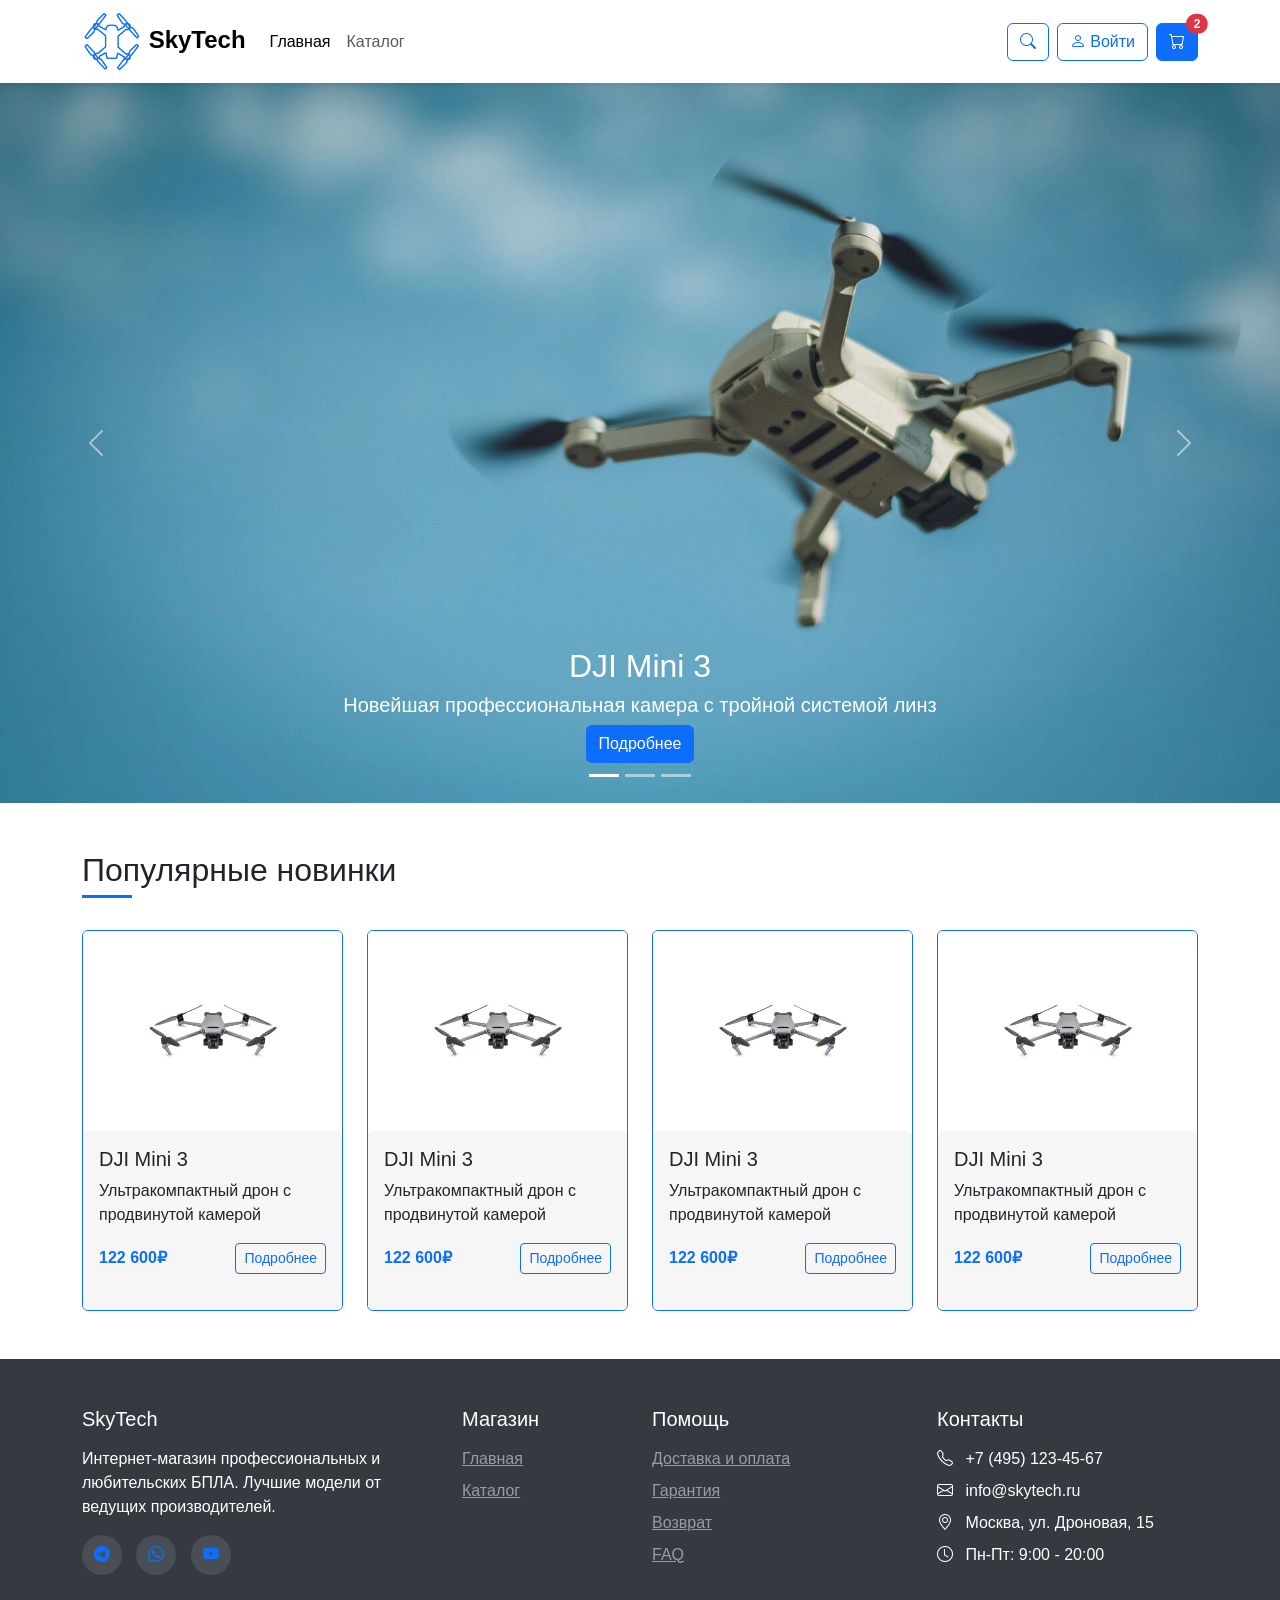
<file: index.html>
<!DOCTYPE html>
<html lang="ru">

<head>
    <meta charset="UTF-8">
    <meta name="viewport" content="width=device-width, initial-scale=1.0">
    <title>SkyTech - Магазин БПЛА</title>
    <meta name="yandex-verification" content="e10528f3a30a2055" />
    <meta name="description" content="SkyTech - интернет-магазин профессиональных БПЛА и дронов. 
    Купить квадрокоптер для аэросъемки, геодезии и мониторинга. Официальный дилер, гарантия, доставка по России.">
    <meta name="robots" content="index, follow">
    <link rel="icon" href="assets/img/Fav.svg">
    <link href="https://cdn.jsdelivr.net/npm/bootstrap@5.3.0/dist/css/bootstrap.min.css" rel="stylesheet">
    <link rel="stylesheet" href="https://cdn.jsdelivr.net/npm/bootstrap-icons@1.10.0/font/bootstrap-icons.css">
    <link rel="stylesheet" href="./assets/css/all.css">
    <link rel="stylesheet" href="./assets/css/style.css">
    <!-- Yandex.Metrika counter -->
    <script type="text/javascript">
        (function (m, e, t, r, i, k, a) {
            m[i] = m[i] || function () { (m[i].a = m[i].a || []).push(arguments) };
            m[i].l = 1 * new Date();
            for (var j = 0; j < document.scripts.length; j++) { if (document.scripts[j].src === r) { return; } }
            k = e.createElement(t), a = e.getElementsByTagName(t)[0], k.async = 1, k.src = r, a.parentNode.insertBefore(k, a)
        })(window, document, 'script', 'https://mc.yandex.ru/metrika/tag.js?id=106273862', 'ym');

        ym(106273862, 'init', { ssr: true, webvisor: true, clickmap: true, ecommerce: "dataLayer", accurateTrackBounce: true, trackLinks: true });
    </script>
    <noscript>
        <div><img src="https://mc.yandex.ru/watch/106273862" style="position:absolute; left:-9999px;" alt="" /></div>
    </noscript>
    <!-- /Yandex.Metrika counter -->
</head>

<body>
    <!-- Шапка сайта -->
    <nav class="navbar navbar-expand-lg navbar-light bg-white shadow-sm sticky-top">
        <div class="container">
            <a class="navbar-brand" href="index.html">
                <img src="./assets/img/Logo.png" alt="" class="logo"> SkyTech
            </a>
            <button class="navbar-toggler" type="button" data-bs-toggle="collapse" data-bs-target="#navbarNav">
                <span class="navbar-toggler-icon"></span>
            </button>
            <div class="collapse navbar-collapse" id="navbarNav">
                <ul class="navbar-nav me-auto">
                    <li class="nav-item">
                        <a class="nav-link active" href="index.html">Главная</a>
                    </li>
                    <li class="nav-item">
                        <a class="nav-link" href="catalog.html">Каталог</a>
                    </li>
                </ul>
                <div class="d-flex">
                    <div class="btn btn-outline-primary position-relative me-2">
                        <i class="bi bi-search"></i>
                    </div>
                    <a href="log.html" class="btn btn-outline-primary me-2">
                        <i class="bi bi-person"></i> Войти
                    </a>
                    <a href="basket.html" class="btn btn-primary position-relative">
                        <i class="bi bi-cart"></i>
                        <span class="position-absolute top-0 start-100 translate-middle badge rounded-pill bg-danger">
                            2
                        </span>
                    </a>
                </div>
            </div>
        </div>
    </nav>

    <!-- Слайдер -->
    <div id="heroCarousel" class="carousel slide hero-slider mb-5" data-bs-ride="carousel">
        <div class="carousel-indicators">
            <button type="button" data-bs-target="#heroCarousel" data-bs-slide-to="0" class="active"></button>
            <button type="button" data-bs-target="#heroCarousel" data-bs-slide-to="1"></button>
            <button type="button" data-bs-target="#heroCarousel" data-bs-slide-to="2"></button>
        </div>
        <div class="carousel-inner h-100">
            <div class="carousel-item active h-100">
                <img src="./assets/img/БПЛА1.jpg" class="d-block w-100" alt="DJI Mavic 3 Pro">
                <div class="carousel-caption d-none d-sm-block">
                    <h2>DJI Mini 3</h2>
                    <h5>Новейшая профессиональная камера с тройной системой линз</h5>
                    <a href="tov.html" class="btn btn-primary">Подробнее</a>
                </div>
            </div>
            <div class="carousel-item h-100">
                <img src="./assets/img/БПЛА2.jpg" class="d-block w-100" alt="DJI Mavic 3 Pro">
                <div class="carousel-caption d-none d-sm-block">
                    <h2>DJI Mini 3</h2>
                    <h5>Новейшая профессиональная камера с тройной системой линз</h5>
                    <a href="tov.html" class="btn btn-primary">Подробнее</a>
                </div>
            </div>
            <div class="carousel-item h-100">
                <img src="./assets/img/БПЛА3.jpg" class="d-block w-100" alt="DJI Mavic 3 Pro">
                <div class="carousel-caption d-none d-sm-block">
                    <h2>DJI Mini 3</h2>
                    <h5>Новейшая профессиональная камера с тройной системой линз</h5>
                    <a href="tov.html" class="btn btn-primary">Подробнее</a>
                </div>
            </div>
        </div>
        <button class="carousel-control-prev" type="button" data-bs-target="#heroCarousel" data-bs-slide="prev">
            <span class="carousel-control-prev-icon"></span>
        </button>
        <button class="carousel-control-next" type="button" data-bs-target="#heroCarousel" data-bs-slide="next">
            <span class="carousel-control-next-icon"></span>
        </button>
    </div>

    <!-- Популярные новинки -->
    <section class="container mb-5">
        <h2 class="section-title">Популярные новинки</h2>
        <div class="row">
            <div class="col-md-3">
                <div class="card product-card h-100">
                    <img src="./assets/img/mavic_3_main_6.640x640.jpg" class="card-img-top product-img"
                        alt="DJI Mini 3 Pro">
                    <div class="card-body">
                        <h5 class="card-title">DJI Mini 3</h5>
                        <p class="card-text">Ультракомпактный дрон с продвинутой камерой</p>
                        <div class="d-flex justify-content-between align-items-center">
                            <span class="product-price">122 600₽</span>
                            <a href="tov.html" class="btn btn-sm btn-outline-primary">Подробнее</a>
                        </div>
                    </div>
                </div>
            </div>
            <div class="col-md-3">
                <div class="card product-card h-100">
                    <img src="./assets/img/mavic_3_main_6.640x640.jpg" class="card-img-top product-img"
                        alt="DJI Mini 3 Pro">
                    <div class="card-body">
                        <h5 class="card-title">DJI Mini 3</h5>
                        <p class="card-text">Ультракомпактный дрон с продвинутой камерой</p>
                        <div class="d-flex justify-content-between align-items-center">
                            <span class="product-price">122 600₽</span>
                            <a href="tov.html" class="btn btn-sm btn-outline-primary">Подробнее</a>
                        </div>
                    </div>
                </div>
            </div>
            <div class="col-md-3">
                <div class="card product-card h-100">
                    <img src="./assets/img/mavic_3_main_6.640x640.jpg" class="card-img-top product-img"
                        alt="DJI Mini 3 Pro">
                    <div class="card-body">
                        <h5 class="card-title">DJI Mini 3</h5>
                        <p class="card-text">Ультракомпактный дрон с продвинутой камерой</p>
                        <div class="d-flex justify-content-between align-items-center">
                            <span class="product-price">122 600₽</span>
                            <a href="tov.html" class="btn btn-sm btn-outline-primary">Подробнее</a>
                        </div>
                    </div>
                </div>
            </div>
            <div class="col-md-3">
                <div class="card product-card h-100">
                    <img src="./assets/img/mavic_3_main_6.640x640.jpg" class="card-img-top product-img"
                        alt="DJI Mini 3 Pro">
                    <div class="card-body">
                        <h5 class="card-title">DJI Mini 3</h5>
                        <p class="card-text">Ультракомпактный дрон с продвинутой камерой</p>
                        <div class="d-flex justify-content-between align-items-center">
                            <span class="product-price">122 600₽</span>
                            <a href="tov.html" class="btn btn-sm btn-outline-primary">Подробнее</a>
                        </div>
                    </div>
                </div>
            </div>
        </div>
    </section>

    <!-- Подвал -->
    <footer class="mt-5">
        <div class="container">
            <div class="row">
                <div class="col-md-4 mb-4">
                    <h5 class="mb-3">SkyTech</h5>
                    <p>Интернет-магазин профессиональных и любительских БПЛА. Лучшие модели от ведущих производителей.
                    </p>
                    <div class="mt-3">
                        <a href="#" class="social-icon"><i class="bi bi-telegram"></i></a>
                        <a href="#" class="social-icon"><i class="bi bi-whatsapp"></i></a>
                        <a href="#" class="social-icon"><i class="bi bi-youtube"></i></a>
                    </div>
                </div>
                <div class="col-md-2 mb-4">
                    <h5 class="mb-3">Магазин</h5>
                    <ul class="list-unstyled">
                        <li class="mb-2"><a href="index.html" class="text-white-50">Главная</a></li>
                        <li class="mb-2"><a href="catalog.html" class="text-white-50">Каталог</a></li>
                    </ul>
                </div>
                <div class="col-md-3 mb-4">
                    <h5 class="mb-3">Помощь</h5>
                    <ul class="list-unstyled">
                        <li class="mb-2"><a href="error.html" class="text-white-50">Доставка и оплата</a></li>
                        <li class="mb-2"><a href="error.html" class="text-white-50">Гарантия</a></li>
                        <li class="mb-2"><a href="error.html" class="text-white-50">Возврат</a></li>
                        <li class="mb-2"><a href="error.html" class="text-white-50">FAQ</a></li>
                    </ul>
                </div>
                <div class="col-md-3 mb-4">
                    <h5 class="mb-3">Контакты</h5>
                    <ul class="list-unstyled">
                        <li class="mb-2"><i class="bi bi-telephone me-2"></i> +7 (495) 123-45-67</li>
                        <li class="mb-2"><i class="bi bi-envelope me-2"></i> info@skytech.ru</li>
                        <li class="mb-2"><i class="bi bi-geo-alt me-2"></i> Москва, ул. Дроновая, 15</li>
                        <li class="mb-2"><i class="bi bi-clock me-2"></i> Пн-Пт: 9:00 - 20:00</li>
                    </ul>
                </div>
            </div>
        </div>
    </footer>
    <script src="https://cdn.jsdelivr.net/npm/bootstrap@5.3.0/dist/js/bootstrap.bundle.min.js"></script>
</body>

</html>
</file>
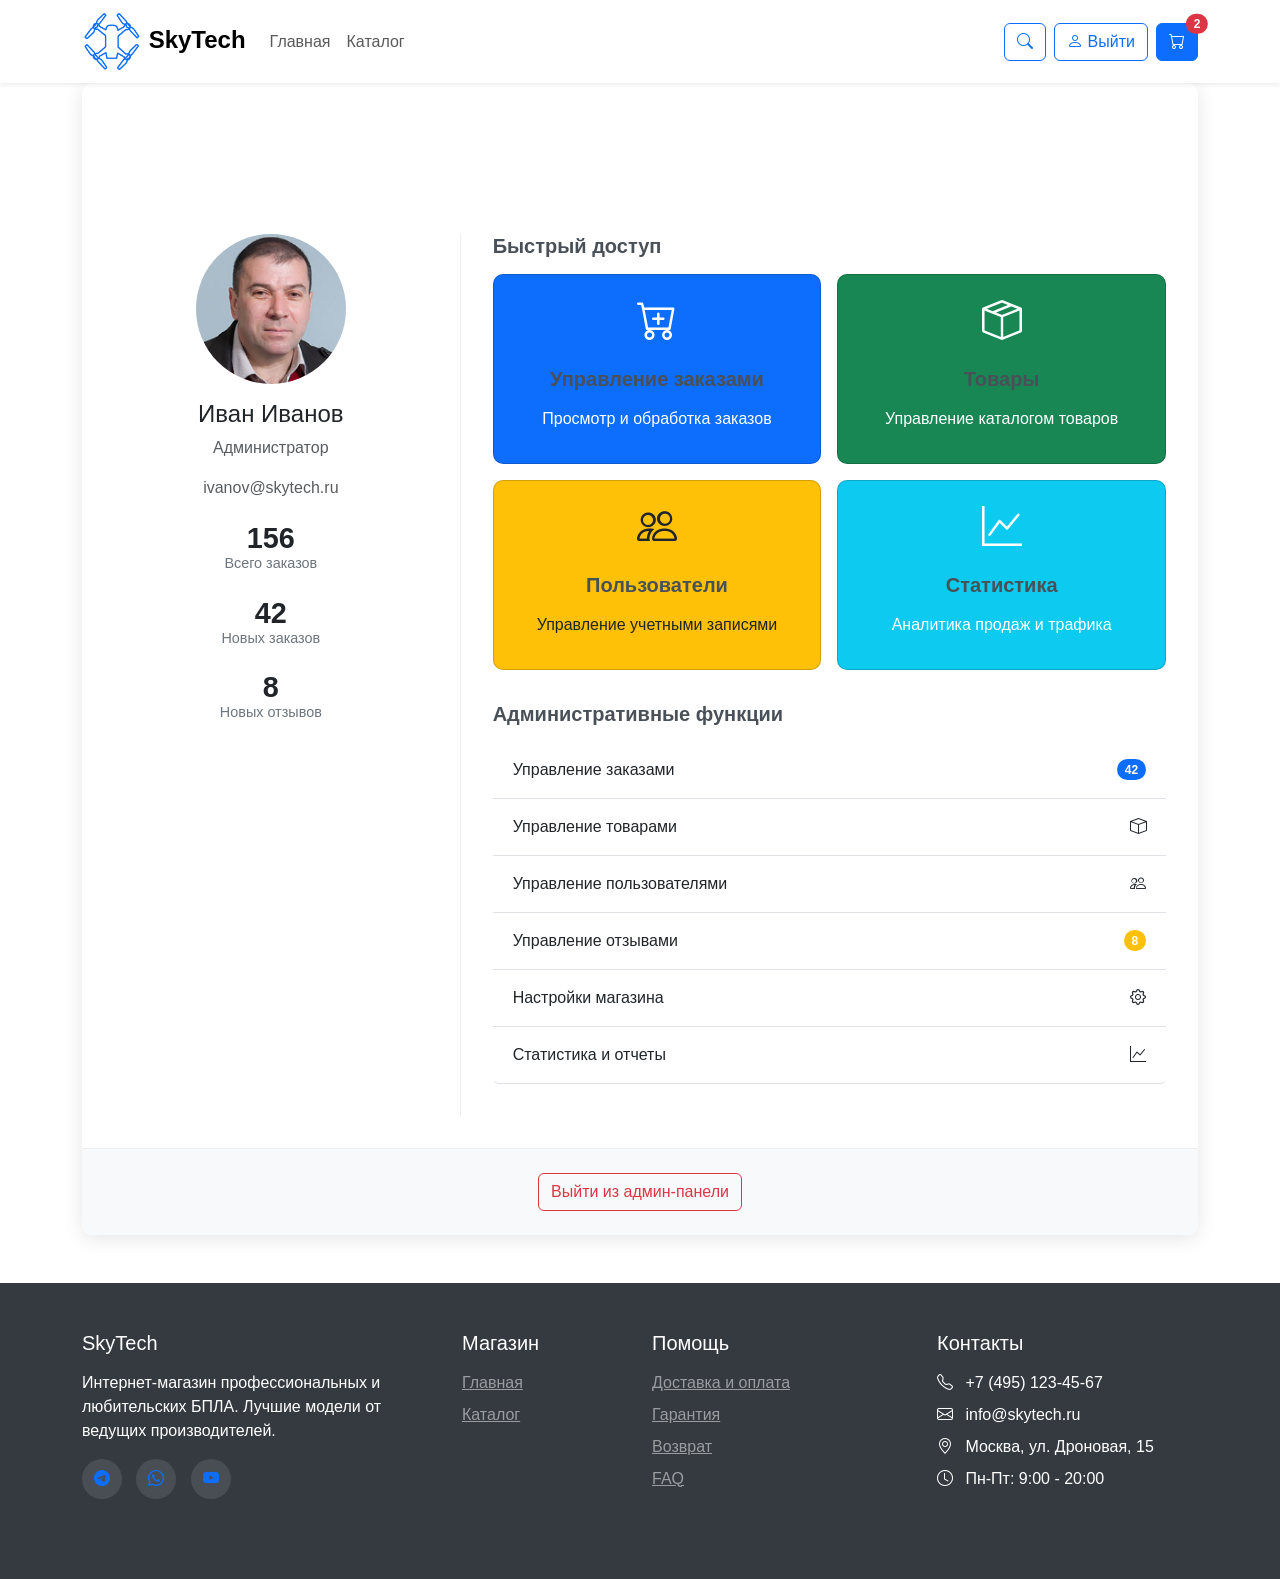
<file: admin.html>
<!DOCTYPE html>
<html lang="ru">

<head>
    <meta charset="UTF-8">
    <meta name="viewport" content="width=device-width, initial-scale=1.0">
    <title>Админ-панель</title>
    <meta name="robots" content="noindex, nofollow">
    <link rel="icon" href="assets/img/Fav.svg">
    <link href="https://cdn.jsdelivr.net/npm/bootstrap@5.3.0/dist/css/bootstrap.min.css" rel="stylesheet">
    <link rel="stylesheet" href="https://cdn.jsdelivr.net/npm/bootstrap-icons@1.10.0/font/bootstrap-icons.css">
    <link rel="stylesheet" href="./assets/css/all.css">
    <link rel="stylesheet" href="./assets/css/admin.css">
    <!-- Yandex.Metrika counter -->
    <script type="text/javascript">
        (function (m, e, t, r, i, k, a) {
            m[i] = m[i] || function () { (m[i].a = m[i].a || []).push(arguments) };
            m[i].l = 1 * new Date();
            for (var j = 0; j < document.scripts.length; j++) { if (document.scripts[j].src === r) { return; } }
            k = e.createElement(t), a = e.getElementsByTagName(t)[0], k.async = 1, k.src = r, a.parentNode.insertBefore(k, a)
        })(window, document, 'script', 'https://mc.yandex.ru/metrika/tag.js?id=106273862', 'ym');

        ym(106273862, 'init', { ssr: true, webvisor: true, clickmap: true, ecommerce: "dataLayer", accurateTrackBounce: true, trackLinks: true });
    </script>
    <noscript>
        <div><img src="https://mc.yandex.ru/watch/106273862" style="position:absolute; left:-9999px;" alt="" /></div>
    </noscript>
    <!-- /Yandex.Metrika counter -->
</head>

<body class="align-items-center min-vh-100">
    <!-- Шапка -->
    <nav class="navbar navbar-expand-lg navbar-light bg-white shadow-sm sticky-top">
        <div class="container">
            <a class="navbar-brand" href="index.html">
                <img src="./assets/img/Logo.png" alt="" class="logo"> SkyTech
            </a>
            <button class="navbar-toggler" type="button" data-bs-toggle="collapse" data-bs-target="#navbarNav">
                <span class="navbar-toggler-icon"></span>
            </button>
            <div class="collapse navbar-collapse" id="navbarNav">
                <ul class="navbar-nav me-auto">
                    <li class="nav-item">
                        <a class="nav-link" href="index.html">Главная</a>
                    </li>
                    <li class="nav-item">
                        <a class="nav-link" href="catalog.html">Каталог</a>
                    </li>
                </ul>
                <div class="d-flex">
                    <div class="btn btn-outline-primary position-relative me-2">
                        <i class="bi bi-search"></i>
                    </div>
                    <a href="index.html" class="btn btn-outline-primary me-2">
                        <i class="bi bi-person"></i> Выйти
                    </a>
                    <a href="basket.html" class="btn btn-primary position-relative">
                        <i class="bi bi-cart"></i>
                        <span class="position-absolute top-0 start-100 translate-middle badge rounded-pill bg-danger">
                            2
                        </span>
                    </a>
                </div>
            </div>
        </div>
    </nav>
    <!-- Админ-панель -->
    <div class="container admin-container">
        <div class="card admin-card">
            <div class="admin-header">
                <h2 class="mb-0">Админ-панель</h2>
                <p class="mb-0 mt-2">Управление магазином SkyTech</p>
            </div>
            <div class="admin-body">
                <div class="row">
                    <div class="col-md-4 admin-info-side">
                        <div class="avatar mb-3 text-center">
                            <img src="./assets/img/ИВАНОВ Иван.jpg" alt="Аватар" class="rounded-circle">
                        </div>
                        <h4 class="text-center">Иван Иванов</h4>
                        <p class="text-muted text-center">Администратор</p>
                        <p class="text-muted text-center">ivanov@skytech.ru</p>

                        <div class="admin-stats mt-4">
                            <div class="stat-item">
                                <div class="stat-value">156</div>
                                <div class="stat-label">Всего заказов</div>
                            </div>
                            <div class="stat-item">
                                <div class="stat-value">42</div>
                                <div class="stat-label">Новых заказов</div>
                            </div>
                            <div class="stat-item">
                                <div class="stat-value">8</div>
                                <div class="stat-label">Новых отзывов</div>
                            </div>
                        </div>
                    </div>

                    <div class="col-md-8 admin-content-side">
                        <div class="admin-section">
                            <h5>Быстрый доступ</h5>
                            <div class="row g-3">
                                <div class="col-md-6">
                                    <div class="card dashboard-card bg-primary text-white">
                                        <div class="card-body text-center">
                                            <div class="dashboard-icon">
                                                <i class="bi bi-cart-plus"></i>
                                            </div>
                                            <h5>Управление заказами</h5>
                                            <p>Просмотр и обработка заказов</p>
                                        </div>
                                    </div>
                                </div>
                                <div class="col-md-6">
                                    <div class="card dashboard-card bg-success text-white">
                                        <div class="card-body text-center">
                                            <div class="dashboard-icon">
                                                <i class="bi bi-box-seam"></i>
                                            </div>
                                            <h5>Товары</h5>
                                            <p>Управление каталогом товаров</p>
                                        </div>
                                    </div>
                                </div>
                                <div class="col-md-6">
                                    <div class="card dashboard-card bg-warning text-dark">
                                        <div class="card-body text-center">
                                            <div class="dashboard-icon">
                                                <i class="bi bi-people"></i>
                                            </div>
                                            <h5>Пользователи</h5>
                                            <p>Управление учетными записями</p>
                                        </div>
                                    </div>
                                </div>
                                <div class="col-md-6">
                                    <div class="card dashboard-card bg-info text-white">
                                        <div class="card-body text-center">
                                            <div class="dashboard-icon">
                                                <i class="bi bi-graph-up"></i>
                                            </div>
                                            <h5>Статистика</h5>
                                            <p>Аналитика продаж и трафика</p>
                                        </div>
                                    </div>
                                </div>
                            </div>
                        </div>

                        <div class="admin-section mt-4">
                            <h5>Административные функции</h5>
                            <div class="list-group">
                                <a href="#"
                                    class="list-group-item list-group-item-action d-flex justify-content-between align-items-center">
                                    Управление заказами
                                    <span class="badge bg-primary rounded-pill">42</span>
                                </a>
                                <a href="#"
                                    class="list-group-item list-group-item-action d-flex justify-content-between align-items-center">
                                    Управление товарами
                                    <i class="bi bi-box"></i>
                                </a>
                                <a href="#"
                                    class="list-group-item list-group-item-action d-flex justify-content-between align-items-center">
                                    Управление пользователями
                                    <i class="bi bi-people"></i>
                                </a>
                                <a href="#"
                                    class="list-group-item list-group-item-action d-flex justify-content-between align-items-center">
                                    Управление отзывами
                                    <span class="badge bg-warning rounded-pill">8</span>
                                </a>
                                <a href="#"
                                    class="list-group-item list-group-item-action d-flex justify-content-between align-items-center">
                                    Настройки магазина
                                    <i class="bi bi-gear"></i>
                                </a>
                                <a href="#"
                                    class="list-group-item list-group-item-action d-flex justify-content-between align-items-center">
                                    Статистика и отчеты
                                    <i class="bi bi-graph-up"></i>
                                </a>
                            </div>
                        </div>
                    </div>
                </div>
            </div>
            <div class="admin-footer">
                <a href="index.html" class="btn btn-outline-danger">Выйти из админ-панели</a>
            </div>
        </div>
    </div>
    <!-- Подвал -->
    <footer class="mt-5">
        <div class="container">
            <div class="row">
                <div class="col-md-4 mb-4">
                    <h5 class="mb-3">SkyTech</h5>
                    <p>Интернет-магазин профессиональных и любительских БПЛА. Лучшие модели от ведущих производителей.
                    </p>
                    <div class="mt-3">
                        <a href="#" class="social-icon"><i class="bi bi-telegram"></i></a>
                        <a href="#" class="social-icon"><i class="bi bi-whatsapp"></i></a>
                        <a href="#" class="social-icon"><i class="bi bi-youtube"></i></a>
                    </div>
                </div>
                <div class="col-md-2 mb-4">
                    <h5 class="mb-3">Магазин</h5>
                    <ul class="list-unstyled">
                        <li class="mb-2"><a href="index.html" class="text-white-50">Главная</a></li>
                        <li class="mb-2"><a href="catalog.html" class="text-white-50">Каталог</a></li>
                    </ul>
                </div>
                <div class="col-md-3 mb-4">
                    <h5 class="mb-3">Помощь</h5>
                    <ul class="list-unstyled">
                        <li class="mb-2"><a href="#" class="text-white-50">Доставка и оплата</a></li>
                        <li class="mb-2"><a href="#" class="text-white-50">Гарантия</a></li>
                        <li class="mb-2"><a href="#" class="text-white-50">Возврат</a></li>
                        <li class="mb-2"><a href="#" class="text-white-50">FAQ</a></li>
                    </ul>
                </div>
                <div class="col-md-3 mb-4">
                    <h5 class="mb-3">Контакты</h5>
                    <ul class="list-unstyled">
                        <li class="mb-2"><i class="bi bi-telephone me-2"></i> +7 (495) 123-45-67</li>
                        <li class="mb-2"><i class="bi bi-envelope me-2"></i> info@skytech.ru</li>
                        <li class="mb-2"><i class="bi bi-geo-alt me-2"></i> Москва, ул. Дроновая, 15</li>
                        <li class="mb-2"><i class="bi bi-clock me-2"></i> Пн-Пт: 9:00 - 20:00</li>
                    </ul>
                </div>
            </div>
        </div>
    </footer>
    <script src="https://cdn.jsdelivr.net/npm/bootstrap@5.3.0/dist/js/bootstrap.bundle.min.js"></script>
</body>

</html>
</file>
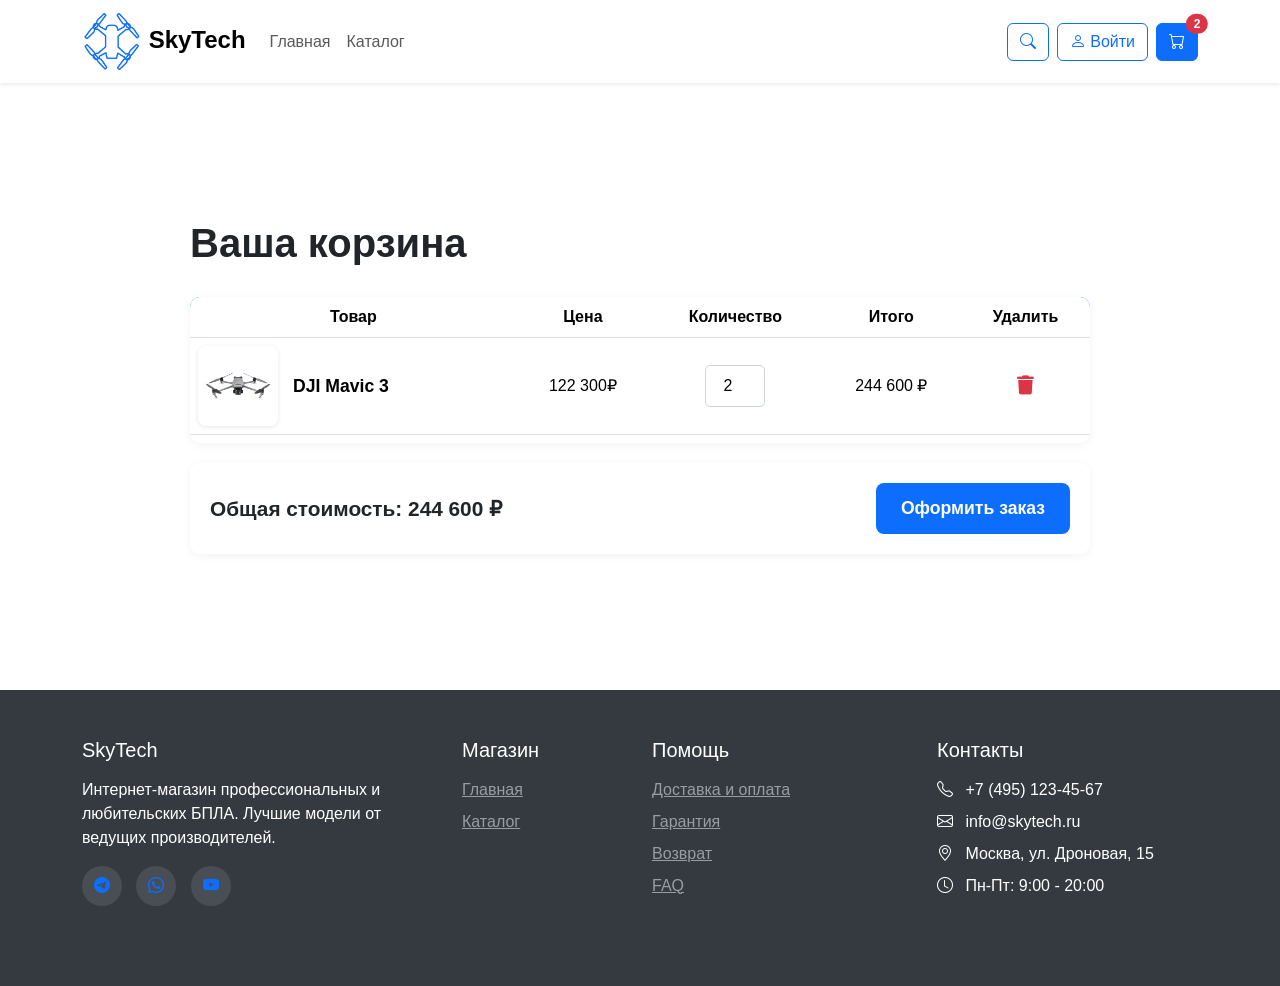
<file: basket.html>
<!DOCTYPE html>
<html lang="ru">

<head>
    <meta charset="UTF-8" />
    <meta name="viewport" content="width=device-width, initial-scale=1" />
    <title>Корзина | SkyTech</title>
    <meta name="robots" content="noindex, nofollow">
    <link rel="icon" href="assets/img/Fav.svg">
    <link href="https://cdn.jsdelivr.net/npm/bootstrap@5.3.0/dist/css/bootstrap.min.css" rel="stylesheet" />
    <link rel="stylesheet" href="https://cdn.jsdelivr.net/npm/bootstrap-icons@1.10.0/font/bootstrap-icons.css">
    <link rel="stylesheet" href="https://cdnjs.cloudflare.com/ajax/libs/font-awesome/6.4.0/css/all.min.css" />
    <link rel="stylesheet" href="./assets/css/basket.css">
    <link rel="stylesheet" href="./assets/css/all.css">
    <!-- Yandex.Metrika counter -->
    <script type="text/javascript">
        (function (m, e, t, r, i, k, a) {
            m[i] = m[i] || function () { (m[i].a = m[i].a || []).push(arguments) };
            m[i].l = 1 * new Date();
            for (var j = 0; j < document.scripts.length; j++) { if (document.scripts[j].src === r) { return; } }
            k = e.createElement(t), a = e.getElementsByTagName(t)[0], k.async = 1, k.src = r, a.parentNode.insertBefore(k, a)
        })(window, document, 'script', 'https://mc.yandex.ru/metrika/tag.js?id=106273862', 'ym');

        ym(106273862, 'init', { ssr: true, webvisor: true, clickmap: true, ecommerce: "dataLayer", accurateTrackBounce: true, trackLinks: true });
    </script>
    <noscript>
        <div><img src="https://mc.yandex.ru/watch/106273862" style="position:absolute; left:-9999px;" alt="" /></div>
    </noscript>
    <!-- /Yandex.Metrika counter -->
</head>

<body>
    <!-- Шапка -->
    <nav class="navbar navbar-expand-lg navbar-light bg-white shadow-sm sticky-top">
        <div class="container">
            <a class="navbar-brand" href="index.html">
                <img src="./assets/img/Logo.png" alt="" class="logo"> SkyTech
            </a>
            <button class="navbar-toggler" type="button" data-bs-toggle="collapse" data-bs-target="#navbarNav">
                <span class="navbar-toggler-icon"></span>
            </button>
            <div class="collapse navbar-collapse" id="navbarNav">
                <ul class="navbar-nav me-auto">
                    <li class="nav-item">
                        <a class="nav-link" href="index.html">Главная</a>
                    </li>
                    <li class="nav-item">
                        <a class="nav-link" href="catalog.html">Каталог</a>
                    </li>
                </ul>
                <div class="d-flex">
                    <div class="btn btn-outline-primary position-relative me-2">
                        <i class="bi bi-search"></i>
                    </div>
                    <a href="log.html" class="btn btn-outline-primary me-2">
                        <i class="bi bi-person"></i> Войти
                    </a>
                    <a href="basket.html" class="btn btn-primary position-relative">
                        <i class="bi bi-cart"></i>
                        <span class="position-absolute top-0 start-100 translate-middle badge rounded-pill bg-danger">
                            2
                        </span>
                    </a>
                </div>
            </div>
        </div>
    </nav>
    <!-- Корзина -->
    <div class="container">
        <div class="cart-content">
            <h1>Ваша корзина</h1>
            <div class="cart-table">
                <table class="table mb-2">
                    <thead>
                        <tr>
                            <th>Товар</th>
                            <th>Цена</th>
                            <th>Количество</th>
                            <th>Итого</th>
                            <th>Удалить</th>
                        </tr>
                    </thead>
                    <tbody id="cart-items">
                        <tr data-price="122300">
                            <td>
                                <div class="product-info">
                                    <img src="./assets/img/mavic_3_main_6.640x640.jpg" alt="DJI Mavic 3"
                                        class="product-image" />
                                    <div class="product-title">DJI Mavic 3</div>
                                </div>
                            </td>
                            <td>122 300₽</td>
                            <td>
                                <input type="number" class="quantity-input" min="1" value="2" />
                            </td>
                            <td class="item-total">244 600₽</td>
                            <td>
                                <button class="btn-remove" title="Удалить товар"><i class="fas fa-trash"></i></button>
                            </td>
                        </tr>
                    </tbody>
                </table>
            </div>

            <!-- Сообщение о пустой корзине -->
            <div id="empty-cart-message" class="text-center py-5" style="display: none;">
                <div class="empty-cart-icon mb-3">
                    <i class="bi bi-cart-x" style="font-size: 4rem; color: #6c757d;"></i>
                </div>
                <h3 class="mb-3">Ваша корзина пуста</h3>
                <p class="text-muted mb-4">Хотите добавить товар? <a href="catalog.html" class="text-decoration-none">Перейти в каталог</a></p>
                <a href="catalog.html" class="btn btn-primary">Перейти в каталог</a>
            </div>

            <div class="cart-summary">
                <div>Общая стоимость: <span id="cart-total">244 600₽</span></div>
                <button class="btn btn-checkout">Оформить заказ</button>
            </div>
        </div>
    </div>
    <!-- Подвал -->
    <footer class="mt-5">
        <div class="container">
            <div class="row">
                <div class="col-md-4 mb-4">
                    <h5 class="mb-3">SkyTech</h5>
                    <p>Интернет-магазин профессиональных и любительских БПЛА. Лучшие модели от ведущих производителей.
                    </p>
                    <div class="mt-3">
                        <a href="#" class="social-icon"><i class="bi bi-telegram"></i></a>
                        <a href="#" class="social-icon"><i class="bi bi-whatsapp"></i></a>
                        <a href="#" class="social-icon"><i class="bi bi-youtube"></i></a>
                    </div>
                </div>
                <div class="col-md-2 mb-4">
                    <h5 class="mb-3">Магазин</h5>
                    <ul class="list-unstyled">
                        <li class="mb-2"><a href="index.html" class="text-white-50">Главная</a></li>
                        <li class="mb-2"><a href="catalog.html" class="text-white-50">Каталог</a></li>
                    </ul>
                </div>
                <div class="col-md-3 mb-4">
                    <h5 class="mb-3">Помощь</h5>
                    <ul class="list-unstyled">
                        <li class="mb-2"><a href="#" class="text-white-50">Доставка и оплата</a></li>
                        <li class="mb-2"><a href="#" class="text-white-50">Гарантия</a></li>
                        <li class="mb-2"><a href="#" class="text-white-50">Возврат</a></li>
                        <li class="mb-2"><a href="#" class="text-white-50">FAQ</a></li>
                    </ul>
                </div>
                <div class="col-md-3 mb-4">
                    <h5 class="mb-3">Контакты</h5>
                    <ul class="list-unstyled">
                        <li class="mb-2"><i class="bi bi-telephone me-2"></i> +7 (495) 123-45-67</li>
                        <li class="mb-2"><i class="bi bi-envelope me-2"></i> info@skytech.ru</li>
                        <li class="mb-2"><i class="bi bi-geo-alt me-2"></i> Москва, ул. Дроновая, 15</li>
                        <li class="mb-2"><i class="bi bi-clock me-2"></i> Пн-Пт: 9:00 - 20:00</li>
                    </ul>
                </div>
            </div>
        </div>
    </footer>
    <script src="./assets/js/cart.js"></script>
    <script src="https://cdn.jsdelivr.net/npm/bootstrap@5.3.0/dist/js/bootstrap.bundle.min.js"></script>
</body>

</html>
</file>
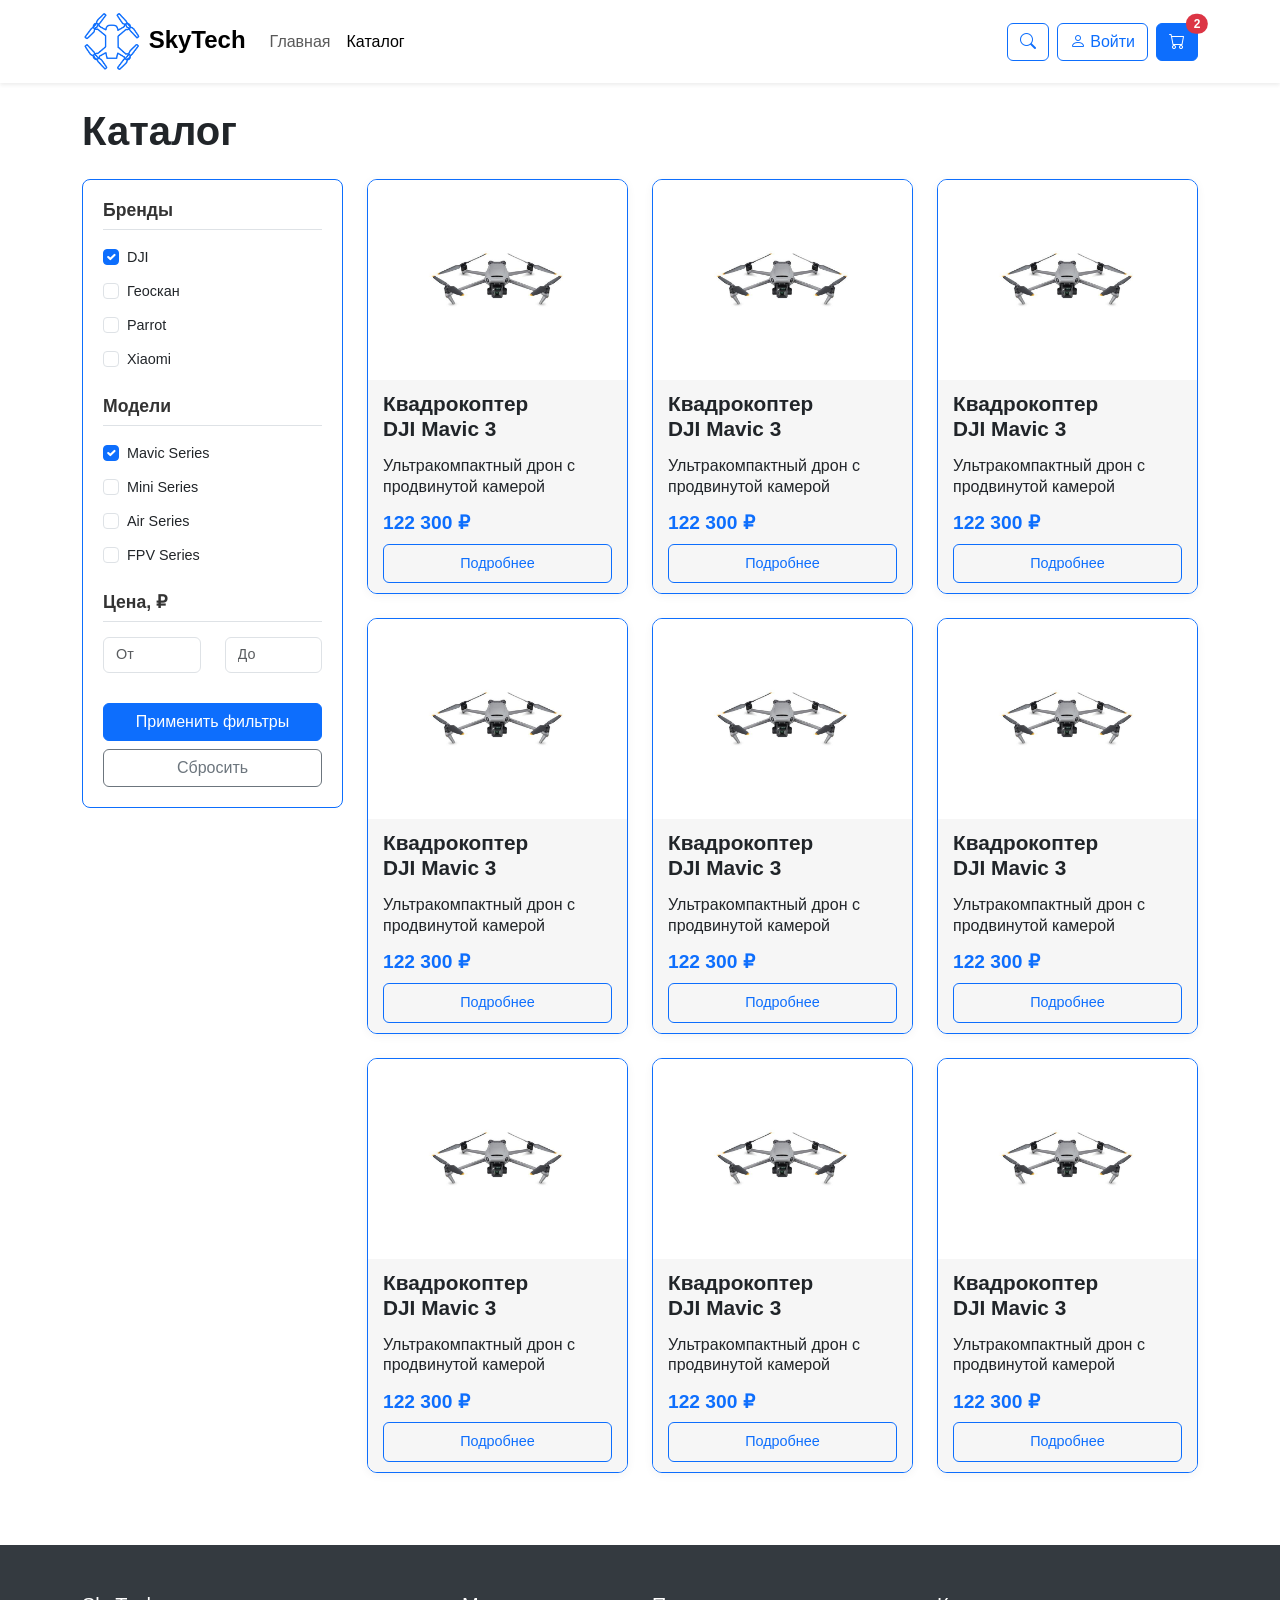
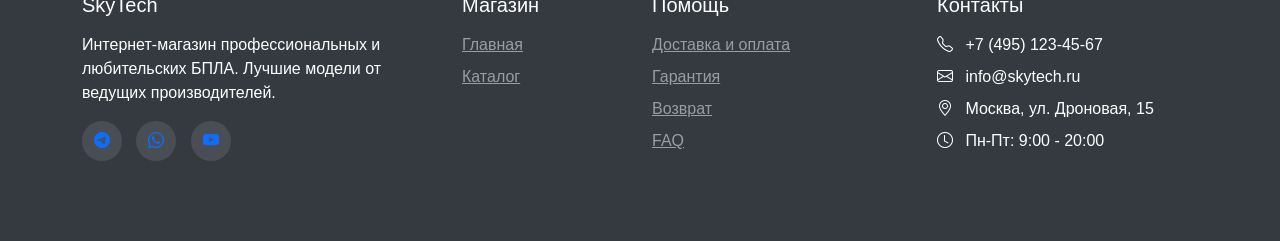
<file: catalog.html>
<!DOCTYPE html>
<html lang="ru">

<head>
    <meta charset="UTF-8" />
    <meta name="viewport" content="width=device-width, initial-scale=1" />
    <title>Каталог дронов | SkyTech</title>
    <meta name="robots" content="index, follow">
    <link rel="icon" href="assets/img/Fav.svg">
    <link href="https://cdn.jsdelivr.net/npm/bootstrap@5.3.0/dist/css/bootstrap.min.css" rel="stylesheet" />
    <link rel="stylesheet" href="https://cdn.jsdelivr.net/npm/bootstrap-icons@1.10.0/font/bootstrap-icons.css">
    <link rel="stylesheet" href="https://cdnjs.cloudflare.com/ajax/libs/font-awesome/6.4.0/css/all.min.css" />
    <link rel="stylesheet" href="./assets/css/catalog.css">
    <link rel="stylesheet" href="./assets/css/all.css">
    <!-- Yandex.Metrika counter -->
    <script type="text/javascript">
        (function (m, e, t, r, i, k, a) {
            m[i] = m[i] || function () { (m[i].a = m[i].a || []).push(arguments) };
            m[i].l = 1 * new Date();
            for (var j = 0; j < document.scripts.length; j++) { if (document.scripts[j].src === r) { return; } }
            k = e.createElement(t), a = e.getElementsByTagName(t)[0], k.async = 1, k.src = r, a.parentNode.insertBefore(k, a)
        })(window, document, 'script', 'https://mc.yandex.ru/metrika/tag.js?id=106273862', 'ym');

        ym(106273862, 'init', { ssr: true, webvisor: true, clickmap: true, ecommerce: "dataLayer", accurateTrackBounce: true, trackLinks: true });
    </script>
    <noscript>
        <div><img src="https://mc.yandex.ru/watch/106273862" style="position:absolute; left:-9999px;" alt="" /></div>
    </noscript>
    <!-- /Yandex.Metrika counter -->
</head>

<body>
    <!-- Шапка -->
    <nav class="navbar navbar-expand-lg navbar-light bg-white shadow-sm sticky-top">
        <div class="container">
            <a class="navbar-brand" href="index.html">
                <img src="./assets/img/Logo.png" alt="" class="logo"> SkyTech
            </a>
            <button class="navbar-toggler" type="button" data-bs-toggle="collapse" data-bs-target="#navbarNav">
                <span class="navbar-toggler-icon"></span>
            </button>
            <div class="collapse navbar-collapse" id="navbarNav">
                <ul class="navbar-nav me-auto">
                    <li class="nav-item">
                        <a class="nav-link" href="index.html">Главная</a>
                    </li>
                    <li class="nav-item">
                        <a class="nav-link active" href="catalog.html">Каталог</a>
                    </li>
                </ul>
                <div class="d-flex">
                    <div class="btn btn-outline-primary position-relative me-2">
                        <i class="bi bi-search"></i>
                    </div>
                    <a href="log.html" class="btn btn-outline-primary me-2">
                        <i class="bi bi-person"></i> Войти
                    </a>
                    <a href="basket.html" class="btn btn-primary position-relative">
                        <i class="bi bi-cart"></i>
                        <span class="position-absolute top-0 start-100 translate-middle badge rounded-pill bg-danger">
                            2
                        </span>
                    </a>
                </div>
            </div>
        </div>
    </nav>

    <!-- Каталог -->
    <div class="container py-4">
        <h1 class="catalog-title mb-4">Каталог</h1>

        <!-- Кнопка для мобильной версии -->
        <div class="d-md-none mb-3">
            <button class="btn btn-primary w-100 d-flex align-items-center justify-content-between" type="button"
                data-bs-toggle="collapse" data-bs-target="#mobileFilters" aria-expanded="false"
                aria-controls="mobileFilters">
                <span>Фильтры</span>
                <i class="bi bi-chevron-down"></i>
            </button>
        </div>

        <div class="row">
            <!-- Боковая панель с фильтрами -->
            <div class="col-lg-3 col-md-4 mb-4">
                <!-- Мобильная версия фильтров -->
                <div class="collapse d-md-block" id="mobileFilters">
                    <div class="filter-sidebar">
                        <!-- Фильтр по брендам -->
                        <div class="filter-group">
                            <h5 class="filter-title">Бренды</h5>
                            <div class="filter-options">
                                <div class="form-check">
                                    <input class="form-check-input" type="checkbox" id="brand-dji" checked>
                                    <label class="form-check-label" for="brand-dji">
                                        DJI
                                    </label>
                                </div>
                                <div class="form-check">
                                    <input class="form-check-input" type="checkbox" id="brand-autel">
                                    <label class="form-check-label" for="brand-autel">
                                        Геоскан
                                    </label>
                                </div>
                                <div class="form-check">
                                    <input class="form-check-input" type="checkbox" id="brand-parrot">
                                    <label class="form-check-label" for="brand-parrot">
                                        Parrot
                                    </label>
                                </div>
                                <div class="form-check">
                                    <input class="form-check-input" type="checkbox" id="brand-yuneec">
                                    <label class="form-check-label" for="brand-yuneec">
                                        Xiaomi
                                    </label>
                                </div>
                            </div>
                        </div>

                        <!-- Фильтр по моделям -->
                        <div class="filter-group">
                            <h5 class="filter-title">Модели</h5>
                            <div class="filter-options">
                                <div class="form-check">
                                    <input class="form-check-input" type="checkbox" id="model-mavic" checked>
                                    <label class="form-check-label" for="model-mavic">
                                        Mavic Series
                                    </label>
                                </div>
                                <div class="form-check">
                                    <input class="form-check-input" type="checkbox" id="model-mini">
                                    <label class="form-check-label" for="model-mini">
                                        Mini Series
                                    </label>
                                </div>
                                <div class="form-check">
                                    <input class="form-check-input" type="checkbox" id="model-air">
                                    <label class="form-check-label" for="model-air">
                                        Air Series
                                    </label>
                                </div>
                                <div class="form-check">
                                    <input class="form-check-input" type="checkbox" id="model-fpv">
                                    <label class="form-check-label" for="model-fpv">
                                        FPV Series
                                    </label>
                                </div>
                            </div>
                        </div>

                        <!-- Фильтр по цене -->
                        <div class="filter-group">
                            <h5 class="filter-title">Цена, ₽</h5>
                            <div class="price-filter">
                                <div class="row">
                                    <div class="col-6">
                                        <input type="number" class="form-control" placeholder="От" id="price-min">
                                    </div>
                                    <div class="col-6">
                                        <input type="number" class="form-control" placeholder="До" id="price-max">
                                    </div>
                                </div>
                            </div>
                        </div>

                        <!-- Кнопки фильтра -->
                        <div class="filter-actions">
                            <button class="btn btn-primary w-100 mb-2" id="apply-filters">Применить фильтры</button>
                            <button class="btn btn-outline-secondary w-100" id="reset-filters">Сбросить</button>
                        </div>
                    </div>
                </div>
            </div>

            <!-- Основной контент с товарами -->
            <div class="col-lg-9 col-md-8">
                <div class="row g-4" id="products-list">
                    <!-- Ваши товары остаются без изменений -->
                    <div class="col-12 col-sm-6 col-lg-4 product-card-wrapper" data-price="122300" data-rating="4.5">
                        <div class="product-card h-100">
                            <div class="product-image-container">
                                <img src="./assets/img/mavic_3_main_6.640x640.jpg" alt="DJI Mavic 3"
                                    class="product-image" />
                            </div>
                            <div class="product-info">
                                <div class="product-title">Квадрокоптер <br>DJI Mavic 3</div>
                                <div class="product-description">
                                    Ультракомпактный дрон с продвинутой камерой
                                </div>
                                <div class="product-price">
                                    122 300 ₽
                                </div>
                                <a href="tov.html" class="btn btn-outline-primary btn-details">
                                    Подробнее
                                </a>
                            </div>
                        </div>
                    </div>

                    <div class="col-12 col-sm-6 col-lg-4 product-card-wrapper" data-price="122300" data-rating="4.5">
                        <div class="product-card h-100">
                            <div class="product-image-container">
                                <img src="./assets/img/mavic_3_main_6.640x640.jpg" alt="DJI Mavic 3"
                                    class="product-image" />
                            </div>
                            <div class="product-info">
                                <div class="product-title">Квадрокоптер <br>DJI Mavic 3</div>
                                <div class="product-description">
                                    Ультракомпактный дрон с продвинутой камерой
                                </div>
                                <div class="product-price">
                                    122 300 ₽
                                </div>
                                <a href="tov.html" class="btn btn-outline-primary btn-details">
                                    Подробнее
                                </a>
                            </div>
                        </div>
                    </div>

                    <div class="col-12 col-sm-6 col-lg-4 product-card-wrapper" data-price="122300" data-rating="4.5">
                        <div class="product-card h-100">
                            <div class="product-image-container">
                                <img src="./assets/img/mavic_3_main_6.640x640.jpg" alt="DJI Mavic 3"
                                    class="product-image" />
                            </div>
                            <div class="product-info">
                                <div class="product-title">Квадрокоптер <br>DJI Mavic 3</div>
                                <div class="product-description">
                                    Ультракомпактный дрон с продвинутой камерой
                                </div>
                                <div class="product-price">
                                    122 300 ₽
                                </div>
                                <a href="tov.html" class="btn btn-outline-primary btn-details">
                                    Подробнее
                                </a>
                            </div>
                        </div>
                    </div>

                    <div class="col-12 col-sm-6 col-lg-4 product-card-wrapper" data-price="122300" data-rating="4.5">
                        <div class="product-card h-100">
                            <div class="product-image-container">
                                <img src="./assets/img/mavic_3_main_6.640x640.jpg" alt="DJI Mavic 3"
                                    class="product-image" />
                            </div>
                            <div class="product-info">
                                <div class="product-title">Квадрокоптер <br>DJI Mavic 3</div>
                                <div class="product-description">
                                    Ультракомпактный дрон с продвинутой камерой
                                </div>
                                <div class="product-price">
                                    122 300 ₽
                                </div>
                                <a href="tov.html" class="btn btn-outline-primary btn-details">
                                    Подробнее
                                </a>
                            </div>
                        </div>
                    </div>

                    <div class="col-12 col-sm-6 col-lg-4 product-card-wrapper" data-price="122300" data-rating="4.5">
                        <div class="product-card h-100">
                            <div class="product-image-container">
                                <img src="./assets/img/mavic_3_main_6.640x640.jpg" alt="DJI Mavic 3"
                                    class="product-image" />
                            </div>
                            <div class="product-info">
                                <div class="product-title">Квадрокоптер <br>DJI Mavic 3</div>
                                <div class="product-description">
                                    Ультракомпактный дрон с продвинутой камерой
                                </div>
                                <div class="product-price">
                                    122 300 ₽
                                </div>
                                <a href="tov.html" class="btn btn-outline-primary btn-details">
                                    Подробнее
                                </a>
                            </div>
                        </div>
                    </div>

                    <div class="col-12 col-sm-6 col-lg-4 product-card-wrapper" data-price="122300" data-rating="4.5">
                        <div class="product-card h-100">
                            <div class="product-image-container">
                                <img src="./assets/img/mavic_3_main_6.640x640.jpg" alt="DJI Mavic 3"
                                    class="product-image" />
                            </div>
                            <div class="product-info">
                                <div class="product-title">Квадрокоптер <br>DJI Mavic 3</div>
                                <div class="product-description">
                                    Ультракомпактный дрон с продвинутой камерой
                                </div>
                                <div class="product-price">
                                    122 300 ₽
                                </div>
                                <a href="tov.html" class="btn btn-outline-primary btn-details">
                                    Подробнее
                                </a>
                            </div>
                        </div>
                    </div>

                    <div class="col-12 col-sm-6 col-lg-4 product-card-wrapper" data-price="122300" data-rating="4.5">
                        <div class="product-card h-100">
                            <div class="product-image-container">
                                <img src="./assets/img/mavic_3_main_6.640x640.jpg" alt="DJI Mavic 3"
                                    class="product-image" />
                            </div>
                            <div class="product-info">
                                <div class="product-title">Квадрокоптер <br>DJI Mavic 3</div>
                                <div class="product-description">
                                    Ультракомпактный дрон с продвинутой камерой
                                </div>
                                <div class="product-price">
                                    122 300 ₽
                                </div>
                                <a href="tov.html" class="btn btn-outline-primary btn-details">
                                    Подробнее
                                </a>
                            </div>
                        </div>
                    </div>

                    <div class="col-12 col-sm-6 col-lg-4 product-card-wrapper" data-price="122300" data-rating="4.5">
                        <div class="product-card h-100">
                            <div class="product-image-container">
                                <img src="./assets/img/mavic_3_main_6.640x640.jpg" alt="DJI Mavic 3"
                                    class="product-image" />
                            </div>
                            <div class="product-info">
                                <div class="product-title">Квадрокоптер <br>DJI Mavic 3</div>
                                <div class="product-description">
                                    Ультракомпактный дрон с продвинутой камерой
                                </div>
                                <div class="product-price">
                                    122 300 ₽
                                </div>
                                <a href="tov.html" class="btn btn-outline-primary btn-details">
                                    Подробнее
                                </a>
                            </div>
                        </div>
                    </div>

                    <div class="col-12 col-sm-6 col-lg-4 product-card-wrapper" data-price="122300" data-rating="4.5">
                        <div class="product-card h-100">
                            <div class="product-image-container">
                                <img src="./assets/img/mavic_3_main_6.640x640.jpg" alt="DJI Mavic 3"
                                    class="product-image" />
                            </div>
                            <div class="product-info">
                                <div class="product-title">Квадрокоптер <br>DJI Mavic 3</div>
                                <div class="product-description">
                                    Ультракомпактный дрон с продвинутой камерой
                                </div>
                                <div class="product-price">
                                    122 300 ₽
                                </div>
                                <a href="tov.html" class="btn btn-outline-primary btn-details">
                                    Подробнее
                                </a>
                            </div>
                        </div>
                    </div>

                    <!-- Остальные товары... -->
                </div>
            </div>
        </div>
    </div>

    <!-- Подвал -->
    <footer class="mt-5">
        <div class="container">
            <div class="row">
                <div class="col-md-4 mb-4">
                    <h5 class="mb-3">SkyTech</h5>
                    <p>Интернет-магазин профессиональных и любительских БПЛА. Лучшие модели от ведущих производителей.
                    </p>
                    <div class="mt-3">
                        <a href="#" class="social-icon"><i class="bi bi-telegram"></i></a>
                        <a href="#" class="social-icon"><i class="bi bi-whatsapp"></i></a>
                        <a href="#" class="social-icon"><i class="bi bi-youtube"></i></a>
                    </div>
                </div>
                <div class="col-md-2 mb-4">
                    <h5 class="mb-3">Магазин</h5>
                    <ul class="list-unstyled">
                        <li class="mb-2"><a href="index.html" class="text-white-50">Главная</a></li>
                        <li class="mb-2"><a href="catalog.html" class="text-white-50">Каталог</a></li>
                    </ul>
                </div>
                <div class="col-md-3 mb-4">
                    <h5 class="mb-3">Помощь</h5>
                    <ul class="list-unstyled">
                        <li class="mb-2"><a href="#" class="text-white-50">Доставка и оплата</a></li>
                        <li class="mb-2"><a href="#" class="text-white-50">Гарантия</a></li>
                        <li class="mb-2"><a href="#" class="text-white-50">Возврат</a></li>
                        <li class="mb-2"><a href="#" class="text-white-50">FAQ</a></li>
                    </ul>
                </div>
                <div class="col-md-3 mb-4">
                    <h5 class="mb-3">Контакты</h5>
                    <ul class="list-unstyled">
                        <li class="mb-2"><i class="bi bi-telephone me-2"></i> +7 (495) 123-45-67</li>
                        <li class="mb-2"><i class="bi bi-envelope me-2"></i> info@skytech.ru</li>
                        <li class="mb-2"><i class="bi bi-geo-alt me-2"></i> Москва, ул. Дроновая, 15</li>
                        <li class="mb-2"><i class="bi bi-clock me-2"></i> Пн-Пт: 9:00 - 20:00</li>
                    </ul>
                </div>
            </div>
        </div>
    </footer>

    <script src="https://cdn.jsdelivr.net/npm/bootstrap@5.3.0/dist/js/bootstrap.bundle.min.js"></script>
</body>

</html>
</file>
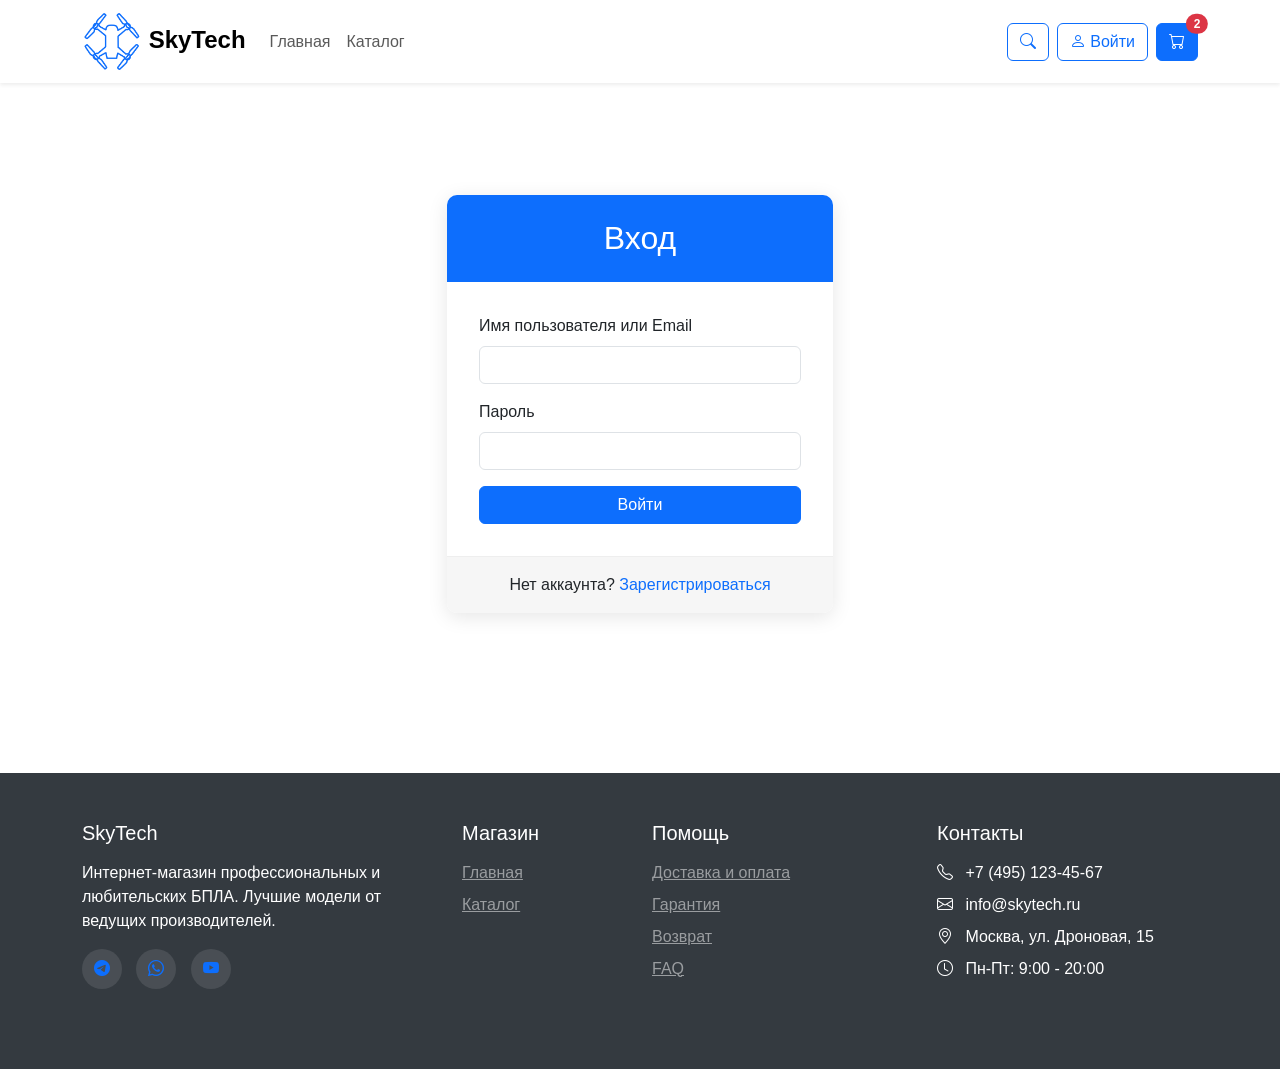
<file: log.html>
<!DOCTYPE html>
<html lang="ru">

<head>
    <meta charset="UTF-8">
    <meta name="viewport" content="width=device-width, initial-scale=1.0">
    <title>Вход</title>
    <meta name="robots" content="noindex, nofollow">
    <link rel="icon" href="assets/img/Fav.svg">
    <link href="https://cdn.jsdelivr.net/npm/bootstrap@5.3.0/dist/css/bootstrap.min.css" rel="stylesheet">
    <link rel="stylesheet" href="https://cdn.jsdelivr.net/npm/bootstrap-icons@1.10.0/font/bootstrap-icons.css">
    <link rel="stylesheet" href="./assets/css/log.css">
    <link rel="stylesheet" href="./assets/css/all.css">
    <!-- Yandex.Metrika counter -->
    <script type="text/javascript">
        (function (m, e, t, r, i, k, a) {
            m[i] = m[i] || function () { (m[i].a = m[i].a || []).push(arguments) };
            m[i].l = 1 * new Date();
            for (var j = 0; j < document.scripts.length; j++) { if (document.scripts[j].src === r) { return; } }
            k = e.createElement(t), a = e.getElementsByTagName(t)[0], k.async = 1, k.src = r, a.parentNode.insertBefore(k, a)
        })(window, document, 'script', 'https://mc.yandex.ru/metrika/tag.js?id=106273862', 'ym');

        ym(106273862, 'init', { ssr: true, webvisor: true, clickmap: true, ecommerce: "dataLayer", accurateTrackBounce: true, trackLinks: true });
    </script>
    <noscript>
        <div><img src="https://mc.yandex.ru/watch/106273862" style="position:absolute; left:-9999px;" alt="" /></div>
    </noscript>
    <!-- /Yandex.Metrika counter -->
</head>

<body class="d-flex flex-column min-vh-100">
    <!-- Шапка -->
    <nav class="navbar navbar-expand-lg navbar-light bg-white shadow-sm sticky-top">
        <div class="container">
            <a class="navbar-brand" href="index.html">
                <img src="./assets/img/Logo.png" alt="" class="logo"> SkyTech
            </a>
            <button class="navbar-toggler" type="button" data-bs-toggle="collapse" data-bs-target="#navbarNav">
                <span class="navbar-toggler-icon"></span>
            </button>
            <div class="collapse navbar-collapse" id="navbarNav">
                <ul class="navbar-nav me-auto">
                    <li class="nav-item">
                        <a class="nav-link" href="index.html">Главная</a>
                    </li>
                    <li class="nav-item">
                        <a class="nav-link" href="catalog.html">Каталог</a>
                    </li>
                </ul>
                <div class="d-flex">
                    <div class="btn btn-outline-primary position-relative me-2">
                        <i class="bi bi-search"></i>
                    </div>
                    <a href="log.html" class="btn btn-outline-primary me-2">
                        <i class="bi bi-person"></i> Войти
                    </a>
                    <a href="basket.html" class="btn btn-primary position-relative">
                        <i class="bi bi-cart"></i>
                        <span class="position-absolute top-0 start-100 translate-middle badge rounded-pill bg-danger">
                            2
                        </span>
                    </a>
                </div>
            </div>
        </div>
    </nav>
    <!-- Поле входа -->
    <section class="flex-grow-1 d-flex align-items-center">
        <div class="container auth-container">
            <div class="card auth-card">
                <div class="auth-header">
                    <h2 class="mb-0">Вход</h2>
                </div>
                <div class="auth-body">
                    <form onsubmit="event.preventDefault(); window.location.href='profile.html';">
                        <div class="mb-3">
                            <label for="username" class="form-label">Имя пользователя или Email</label>
                            <input type="text" class="form-control" id="username" name="username" required>
                        </div>
                        <div class="mb-3">
                            <label for="password" class="form-label">Пароль</label>
                            <input type="password" class="form-control" id="password" name="password" required>
                        </div>
                        <button type="submit" class="btn btn-primary w-100">Войти</button>
                    </form>
                </div>
                <div class="auth-footer">
                    Нет аккаунта? <a href="reg.html" class="text-decoration-none">Зарегистрироваться</a>
                </div>
            </div>
        </div>
    </section>
    <!-- Подвал -->
    <footer class="mt-5">
        <div class="container">
            <div class="row">
                <div class="col-md-4 mb-4">
                    <h5 class="mb-3">SkyTech</h5>
                    <p>Интернет-магазин профессиональных и любительских БПЛА. Лучшие модели от ведущих производителей.
                    </p>
                    <div class="mt-3">
                        <a href="#" class="social-icon"><i class="bi bi-telegram"></i></a>
                        <a href="#" class="social-icon"><i class="bi bi-whatsapp"></i></a>
                        <a href="#" class="social-icon"><i class="bi bi-youtube"></i></a>
                    </div>
                </div>
                <div class="col-md-2 mb-4">
                    <h5 class="mb-3">Магазин</h5>
                    <ul class="list-unstyled">
                        <li class="mb-2"><a href="index.html" class="text-white-50">Главная</a></li>
                        <li class="mb-2"><a href="catalog.html" class="text-white-50">Каталог</a></li>
                    </ul>
                </div>
                <div class="col-md-3 mb-4">
                    <h5 class="mb-3">Помощь</h5>
                    <ul class="list-unstyled">
                        <li class="mb-2"><a href="#" class="text-white-50">Доставка и оплата</a></li>
                        <li class="mb-2"><a href="#" class="text-white-50">Гарантия</a></li>
                        <li class="mb-2"><a href="#" class="text-white-50">Возврат</a></li>
                        <li class="mb-2"><a href="#" class="text-white-50">FAQ</a></li>
                    </ul>
                </div>
                <div class="col-md-3 mb-4">
                    <h5 class="mb-3">Контакты</h5>
                    <ul class="list-unstyled">
                        <li class="mb-2"><i class="bi bi-telephone me-2"></i> +7 (495) 123-45-67</li>
                        <li class="mb-2"><i class="bi bi-envelope me-2"></i> info@skytech.ru</li>
                        <li class="mb-2"><i class="bi bi-geo-alt me-2"></i> Москва, ул. Дроновая, 15</li>
                        <li class="mb-2"><i class="bi bi-clock me-2"></i> Пн-Пт: 9:00 - 20:00</li>
                    </ul>
                </div>
            </div>
        </div>
    </footer>
    <script src="https://cdn.jsdelivr.net/npm/bootstrap@5.3.0/dist/js/bootstrap.bundle.min.js"></script>
</body>

</html>
</file>
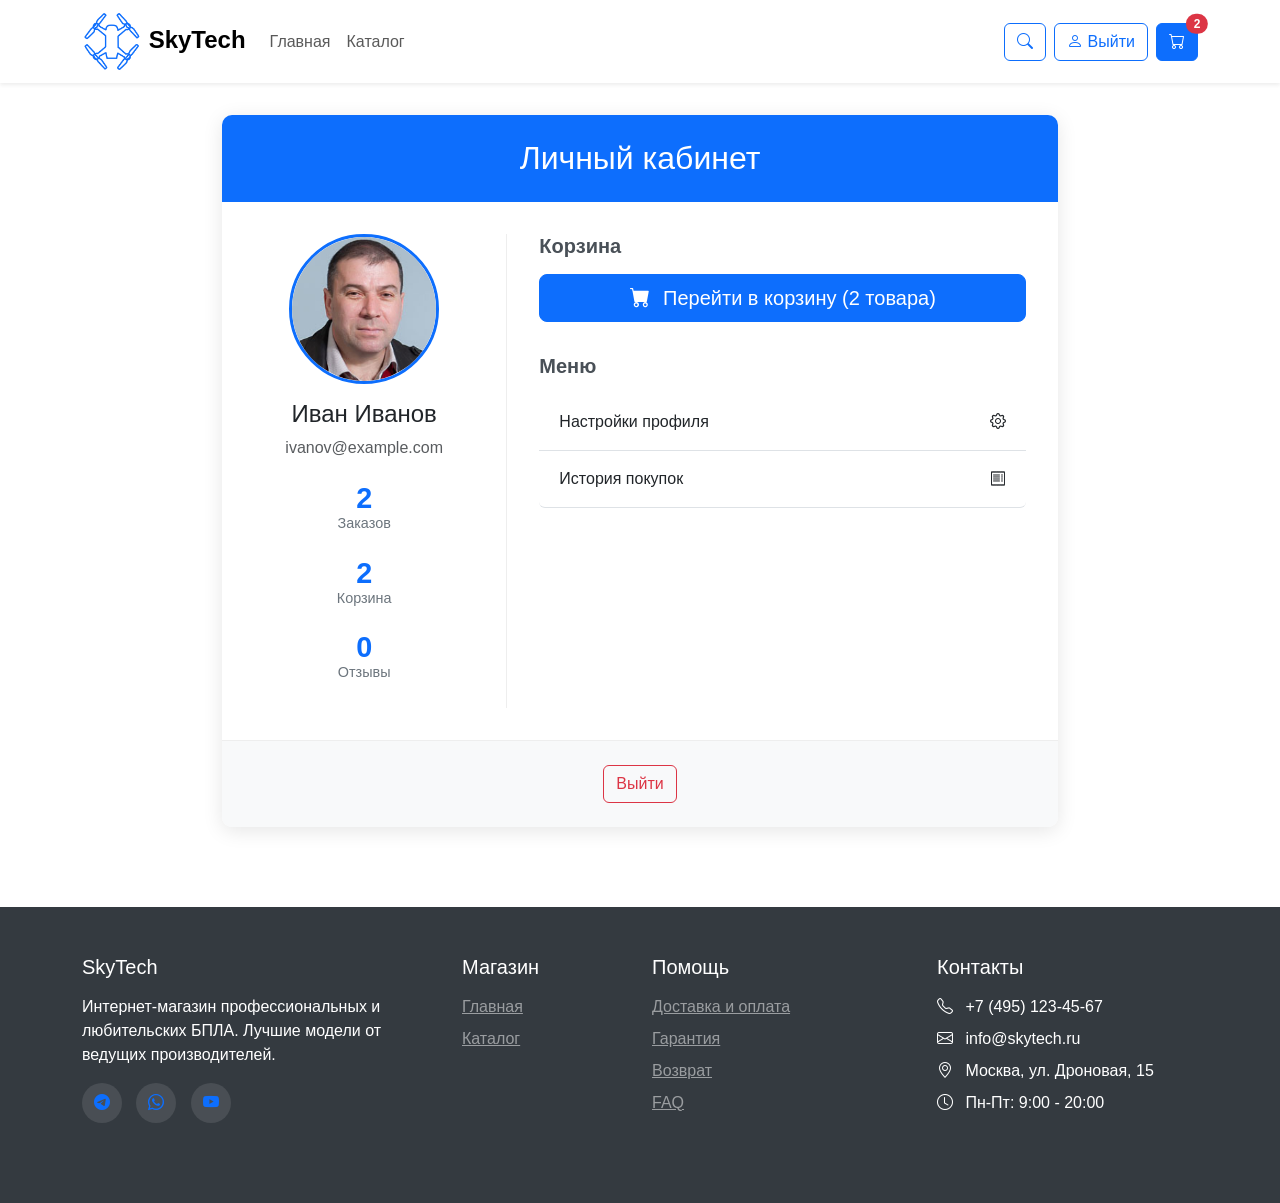
<file: profile.html>
<!DOCTYPE html>
<html lang="ru">

<head>
    <meta charset="UTF-8">
    <meta name="viewport" content="width=device-width, initial-scale=1.0">
    <title>Личный кабинет</title>
    <meta name="robots" content="noindex, nofollow">
    <link rel="icon" href="assets/img/Fav.svg">
    <link href="https://cdn.jsdelivr.net/npm/bootstrap@5.3.0/dist/css/bootstrap.min.css" rel="stylesheet">
    <link rel="stylesheet" href="https://cdn.jsdelivr.net/npm/bootstrap-icons@1.10.0/font/bootstrap-icons.css">
    <link rel="stylesheet" href="./assets/css/profile.css">
    <link rel="stylesheet" href="./assets/css/all.css">
    <!-- Yandex.Metrika counter -->
    <script type="text/javascript">
        (function (m, e, t, r, i, k, a) {
            m[i] = m[i] || function () { (m[i].a = m[i].a || []).push(arguments) };
            m[i].l = 1 * new Date();
            for (var j = 0; j < document.scripts.length; j++) { if (document.scripts[j].src === r) { return; } }
            k = e.createElement(t), a = e.getElementsByTagName(t)[0], k.async = 1, k.src = r, a.parentNode.insertBefore(k, a)
        })(window, document, 'script', 'https://mc.yandex.ru/metrika/tag.js?id=106273862', 'ym');

        ym(106273862, 'init', { ssr: true, webvisor: true, clickmap: true, ecommerce: "dataLayer", accurateTrackBounce: true, trackLinks: true });
    </script>
    <noscript>
        <div><img src="https://mc.yandex.ru/watch/106273862" style="position:absolute; left:-9999px;" alt="" /></div>
    </noscript>
    <!-- /Yandex.Metrika counter -->
</head>

<body class="align-items-center min-vh-100">
    <!-- Шапка -->
    <nav class="navbar navbar-expand-lg navbar-light bg-white shadow-sm sticky-top">
        <div class="container">
            <a class="navbar-brand" href="index.html">
                <img src="./assets/img/Logo.png" alt="" class="logo"> SkyTech
            </a>
            <button class="navbar-toggler" type="button" data-bs-toggle="collapse" data-bs-target="#navbarNav">
                <span class="navbar-toggler-icon"></span>
            </button>
            <div class="collapse navbar-collapse" id="navbarNav">
                <ul class="navbar-nav me-auto">
                    <li class="nav-item">
                        <a class="nav-link" href="index.html">Главная</a>
                    </li>
                    <li class="nav-item">
                        <a class="nav-link" href="catalog.html">Каталог</a>
                    </li>
                </ul>
                <div class="d-flex">
                    <div class="btn btn-outline-primary position-relative me-2">
                        <i class="bi bi-search"></i>
                    </div>
                    <a href="index.html" class="btn btn-outline-primary me-2">
                        <i class="bi bi-person"></i> Выйти
                    </a>
                    <a href="basket.html" class="btn btn-primary position-relative">
                        <i class="bi bi-cart"></i>
                        <span class="position-absolute top-0 start-100 translate-middle badge rounded-pill bg-danger">
                            2
                        </span>
                    </a>
                </div>
            </div>
        </div>
    </nav>
    <!-- Профиль -->
    <div class="container profile-container">
        <div class="card profile-card">
            <div class="profile-header">
                <h2 class="mb-0">Личный кабинет</h2>
            </div>
            <div class="profile-body">
                <div class="row">
                    <div class="col-md-4 user-info-side">
                        <div class="avatar mb-3 text-center">
                            <img src="./assets/img/ИВАНОВ Иван.jpg" alt="Аватар" class="rounded-circle">
                        </div>
                        <h4 class="text-center">Иван Иванов</h4>
                        <p class="text-muted text-center">ivanov@example.com</p>

                        <div class="user-stats mt-4">
                            <div class="stat-item">
                                <div class="stat-value">2</div>
                                <div class="stat-label">Заказов</div>
                            </div>
                            <div class="stat-item">
                                <div class="stat-value">2</div>
                                <div class="stat-label">Корзина</div>
                            </div>
                            <div class="stat-item">
                                <div class="stat-value">0</div>
                                <div class="stat-label">Отзывы</div>
                            </div>
                        </div>
                    </div>

                    <div class="col-md-8 profile-content-side">
                        <div class="profile-section">
                            <h5>Корзина</h5>
                            <div class="d-grid gap-2">
                                <a href="basket.html" class="btn btn-primary btn-lg">
                                    <i class="bi bi-cart-fill me-2"></i>
                                    Перейти в корзину (2 товара)
                                </a>
                            </div>
                        </div>

                        <div class="profile-section mt-4">
                            <h5>Меню</h5>
                            <div class="list-group">
                                <a href="#"
                                    class="list-group-item list-group-item-action d-flex justify-content-between align-items-center">
                                    Настройки профиля
                                    <i class="bi bi-gear"></i>
                                </a>
                                <a href="#"
                                    class="list-group-item list-group-item-action d-flex justify-content-between align-items-center">
                                    История покупок
                                    <i class="bi bi-receipt"></i>
                                </a>
                            </div>
                        </div>
                    </div>
                </div>
            </div>
            <div class="profile-footer">
                <a href="index.html" class="btn btn-outline-danger">Выйти</a>
            </div>
        </div>
    </div>
    <!-- Подвал -->
    <footer class="mt-5">
        <div class="container">
            <div class="row">
                <div class="col-md-4 mb-4">
                    <h5 class="mb-3">SkyTech</h5>
                    <p>Интернет-магазин профессиональных и любительских БПЛА. Лучшие модели от ведущих производителей.
                    </p>
                    <div class="mt-3">
                        <a href="#" class="social-icon"><i class="bi bi-telegram"></i></a>
                        <a href="#" class="social-icon"><i class="bi bi-whatsapp"></i></a>
                        <a href="#" class="social-icon"><i class="bi bi-youtube"></i></a>
                    </div>
                </div>
                <div class="col-md-2 mb-4">
                    <h5 class="mb-3">Магазин</h5>
                    <ul class="list-unstyled">
                        <li class="mb-2"><a href="index.html" class="text-white-50">Главная</a></li>
                        <li class="mb-2"><a href="catalog.html" class="text-white-50">Каталог</a></li>
                    </ul>
                </div>
                <div class="col-md-3 mb-4">
                    <h5 class="mb-3">Помощь</h5>
                    <ul class="list-unstyled">
                        <li class="mb-2"><a href="#" class="text-white-50">Доставка и оплата</a></li>
                        <li class="mb-2"><a href="#" class="text-white-50">Гарантия</a></li>
                        <li class="mb-2"><a href="#" class="text-white-50">Возврат</a></li>
                        <li class="mb-2"><a href="#" class="text-white-50">FAQ</a></li>
                    </ul>
                </div>
                <div class="col-md-3 mb-4">
                    <h5 class="mb-3">Контакты</h5>
                    <ul class="list-unstyled">
                        <li class="mb-2"><i class="bi bi-telephone me-2"></i> +7 (495) 123-45-67</li>
                        <li class="mb-2"><i class="bi bi-envelope me-2"></i> info@skytech.ru</li>
                        <li class="mb-2"><i class="bi bi-geo-alt me-2"></i> Москва, ул. Дроновая, 15</li>
                        <li class="mb-2"><i class="bi bi-clock me-2"></i> Пн-Пт: 9:00 - 20:00</li>
                    </ul>
                </div>
            </div>
        </div>
    </footer>
    <script src="https://cdn.jsdelivr.net/npm/bootstrap@5.3.0/dist/js/bootstrap.bundle.min.js"></script>
    
</body>

</html>
</file>
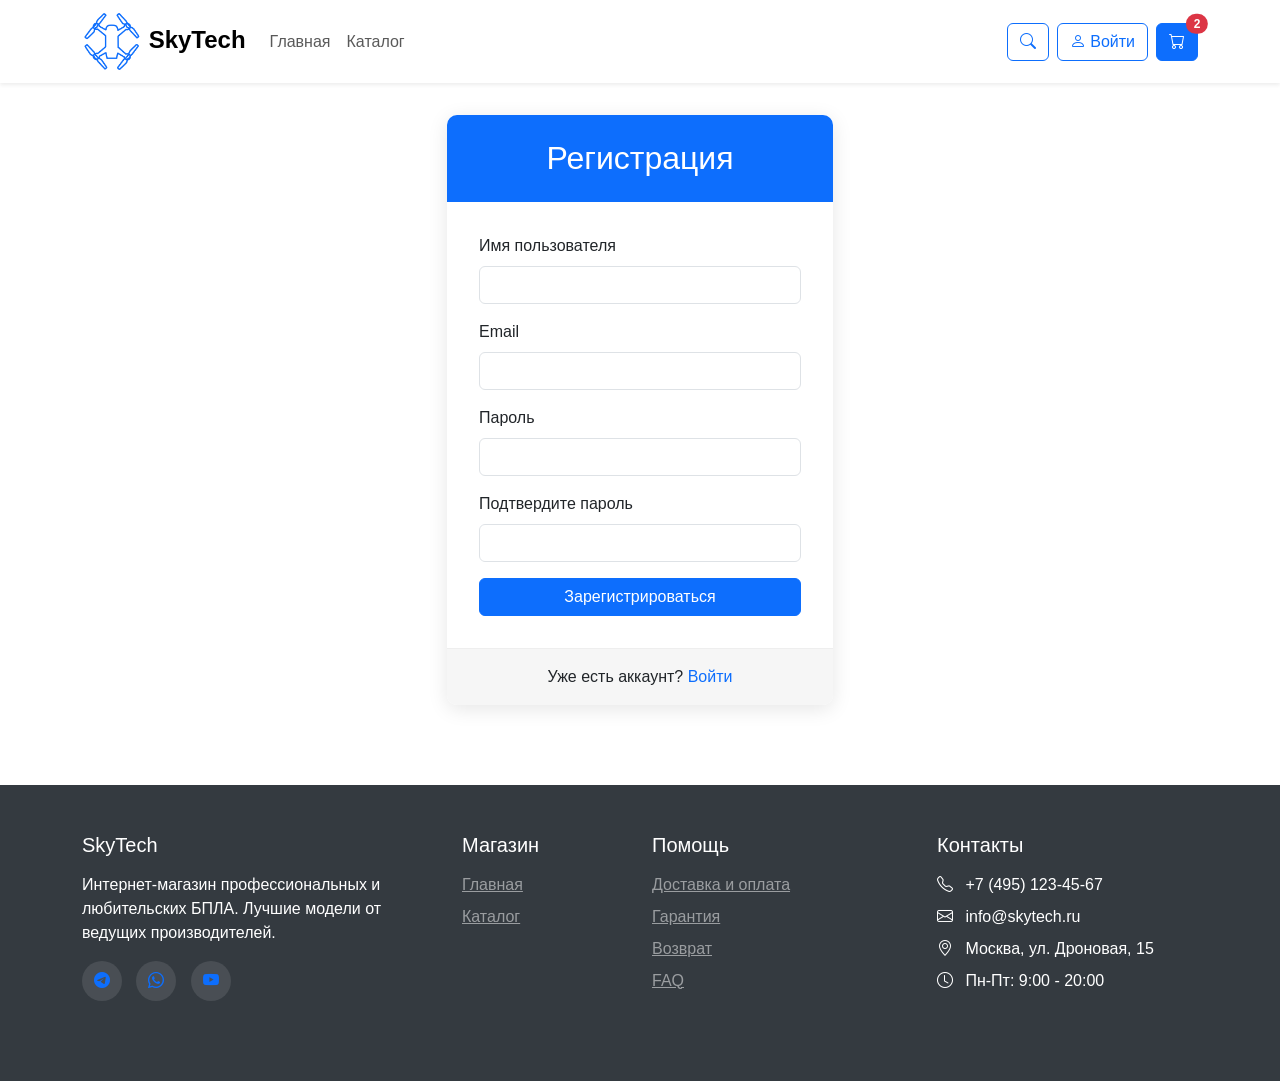
<file: reg.html>
<!DOCTYPE html>
<html lang="ru">

<head>
    <meta charset="UTF-8">
    <meta name="viewport" content="width=device-width, initial-scale=1.0">
    <title>Регистрация</title>
    <meta name="robots" content="noindex, nofollow">
    <link rel="icon" href="assets/img/Fav.svg">
    <link href="https://cdn.jsdelivr.net/npm/bootstrap@5.3.0/dist/css/bootstrap.min.css" rel="stylesheet">
    <link rel="stylesheet" href="https://cdn.jsdelivr.net/npm/bootstrap-icons@1.10.0/font/bootstrap-icons.css">
    <link rel="stylesheet" href="./assets/css/reg.css">
    <link rel="stylesheet" href="./assets/css/all.css">
    <!-- Yandex.Metrika counter -->
    <script type="text/javascript">
        (function (m, e, t, r, i, k, a) {
            m[i] = m[i] || function () { (m[i].a = m[i].a || []).push(arguments) };
            m[i].l = 1 * new Date();
            for (var j = 0; j < document.scripts.length; j++) { if (document.scripts[j].src === r) { return; } }
            k = e.createElement(t), a = e.getElementsByTagName(t)[0], k.async = 1, k.src = r, a.parentNode.insertBefore(k, a)
        })(window, document, 'script', 'https://mc.yandex.ru/metrika/tag.js?id=106273862', 'ym');

        ym(106273862, 'init', { ssr: true, webvisor: true, clickmap: true, ecommerce: "dataLayer", accurateTrackBounce: true, trackLinks: true });
    </script>
    <noscript>
        <div><img src="https://mc.yandex.ru/watch/106273862" style="position:absolute; left:-9999px;" alt="" /></div>
    </noscript>
    <!-- /Yandex.Metrika counter -->
</head>

<body class="align-items-center min-vh-100">
    <!-- Шапка -->
    <nav class="navbar navbar-expand-lg navbar-light bg-white shadow-sm sticky-top">
        <div class="container">
            <a class="navbar-brand" href="index.html">
                <img src="./assets/img/Logo.png" alt="" class="logo"> SkyTech
            </a>
            <button class="navbar-toggler" type="button" data-bs-toggle="collapse" data-bs-target="#navbarNav">
                <span class="navbar-toggler-icon"></span>
            </button>
            <div class="collapse navbar-collapse" id="navbarNav">
                <ul class="navbar-nav me-auto">
                    <li class="nav-item">
                        <a class="nav-link" href="index.html">Главная</a>
                    </li>
                    <li class="nav-item">
                        <a class="nav-link" href="catalog.html">Каталог</a>
                    </li>
                </ul>
                <div class="d-flex">
                    <div class="btn btn-outline-primary position-relative me-2">
                        <i class="bi bi-search"></i>
                    </div>
                    <a href="log.html" class="btn btn-outline-primary me-2">
                        <i class="bi bi-person"></i> Войти
                    </a>
                    <a href="basket.html" class="btn btn-primary position-relative">
                        <i class="bi bi-cart"></i>
                        <span class="position-absolute top-0 start-100 translate-middle badge rounded-pill bg-danger">
                            2
                        </span>
                    </a>
                </div>
            </div>
        </div>
    </nav>
    <!-- Поле регистрации -->
    <section class="container auth-container">
        <div class="card auth-card">
            <div class="auth-header">
                <h2 class="mb-0">Регистрация</h2>
            </div>
            <div class="auth-body">
                <form action="/register" method="POST">
                    <div class="mb-3">
                        <label for="username" class="form-label">Имя пользователя</label>
                        <input type="text" class="form-control" id="username" name="username" required>
                    </div>
                    <div class="mb-3">
                        <label for="email" class="form-label">Email</label>
                        <input type="email" class="form-control" id="email" name="email" required>
                    </div>
                    <div class="mb-3">
                        <label for="password" class="form-label">Пароль</label>
                        <input type="password" class="form-control" id="password" name="password" required>
                    </div>
                    <div class="mb-3">
                        <label for="confirm_password" class="form-label">Подтвердите пароль</label>
                        <input type="password" class="form-control" id="confirm_password" name="confirm_password"
                            required>
                    </div>
                    <button type="submit" class="btn btn-primary w-100">Зарегистрироваться</button>
                </form>
            </div>
            <div class="auth-footer">
                Уже есть аккаунт? <a href="log.html" class="text-decoration-none">Войти</a>
            </div>
        </div>
    </section>
    <!-- Подвал -->
    <footer class="mt-5">
        <div class="container">
            <div class="row">
                <div class="col-md-4 mb-4">
                    <h5 class="mb-3">SkyTech</h5>
                    <p>Интернет-магазин профессиональных и любительских БПЛА. Лучшие модели от ведущих производителей.
                    </p>
                    <div class="mt-3">
                        <a href="#" class="social-icon"><i class="bi bi-telegram"></i></a>
                        <a href="#" class="social-icon"><i class="bi bi-whatsapp"></i></a>
                        <a href="#" class="social-icon"><i class="bi bi-youtube"></i></a>
                    </div>
                </div>
                <div class="col-md-2 mb-4">
                    <h5 class="mb-3">Магазин</h5>
                    <ul class="list-unstyled">
                        <li class="mb-2"><a href="index.html" class="text-white-50">Главная</a></li>
                        <li class="mb-2"><a href="catalog.html" class="text-white-50">Каталог</a></li>
                    </ul>
                </div>
                <div class="col-md-3 mb-4">
                    <h5 class="mb-3">Помощь</h5>
                    <ul class="list-unstyled">
                        <li class="mb-2"><a href="#" class="text-white-50">Доставка и оплата</a></li>
                        <li class="mb-2"><a href="#" class="text-white-50">Гарантия</a></li>
                        <li class="mb-2"><a href="#" class="text-white-50">Возврат</a></li>
                        <li class="mb-2"><a href="#" class="text-white-50">FAQ</a></li>
                    </ul>
                </div>
                <div class="col-md-3 mb-4">
                    <h5 class="mb-3">Контакты</h5>
                    <ul class="list-unstyled">
                        <li class="mb-2"><i class="bi bi-telephone me-2"></i> +7 (495) 123-45-67</li>
                        <li class="mb-2"><i class="bi bi-envelope me-2"></i> info@skytech.ru</li>
                        <li class="mb-2"><i class="bi bi-geo-alt me-2"></i> Москва, ул. Дроновая, 15</li>
                        <li class="mb-2"><i class="bi bi-clock me-2"></i> Пн-Пт: 9:00 - 20:00</li>
                    </ul>
                </div>
            </div>
        </div>
    </footer>
    <script src="https://cdn.jsdelivr.net/npm/bootstrap@5.3.0/dist/js/bootstrap.bundle.min.js"></script>
</body>

</html>
</file>
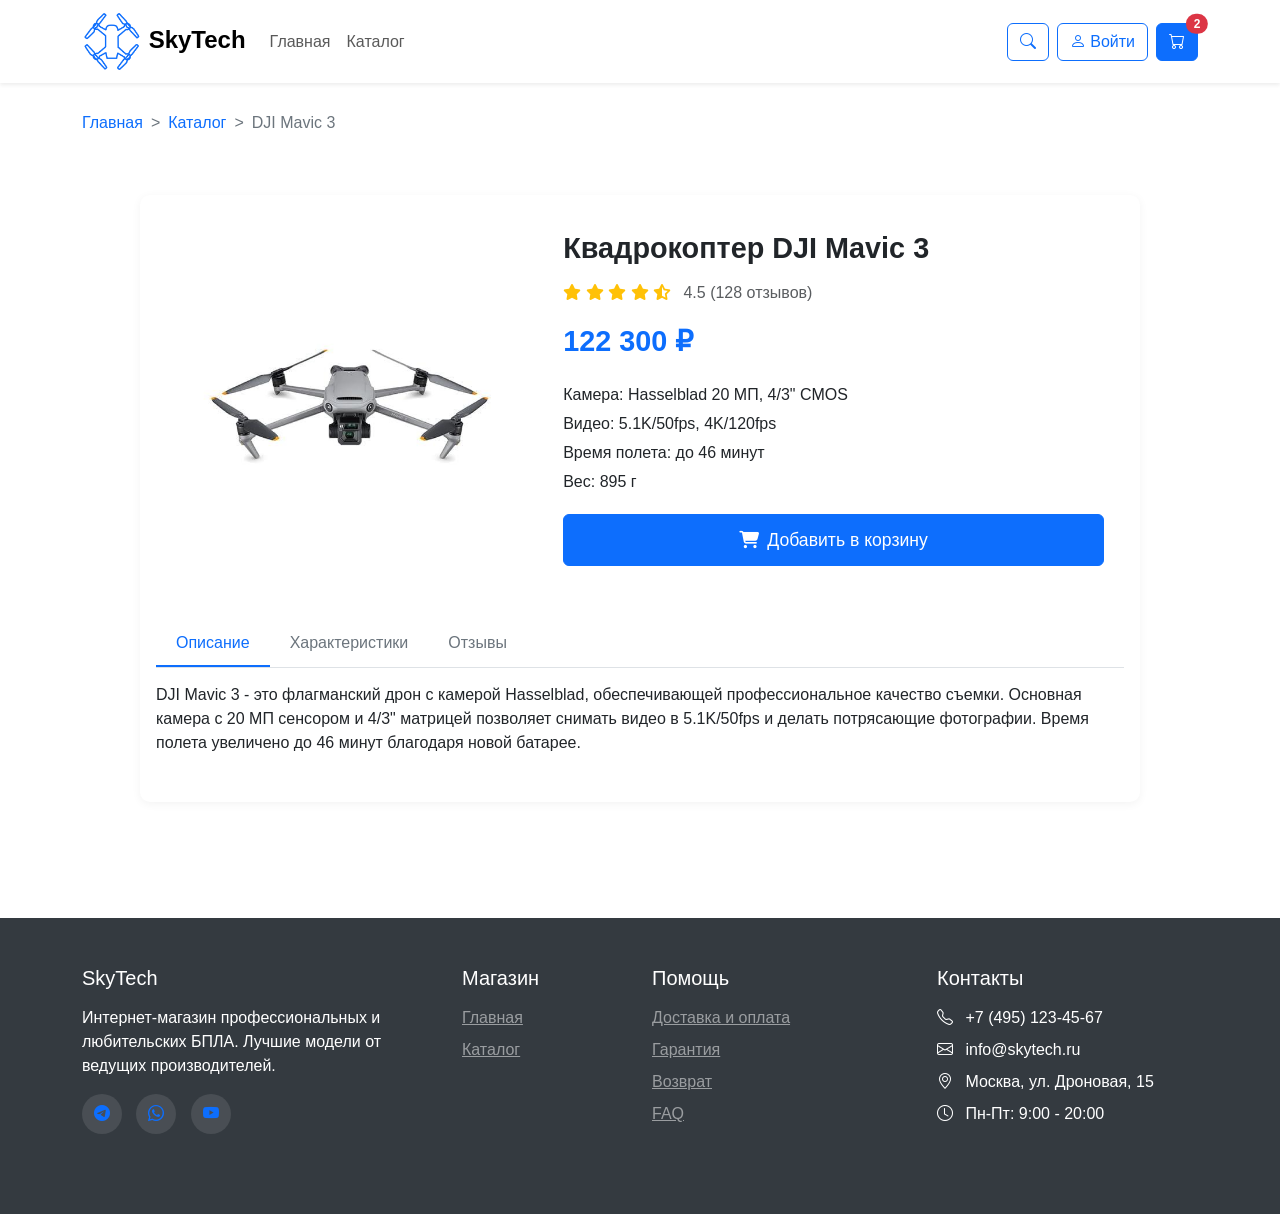
<file: tov.html>
<!DOCTYPE html>
<html lang="ru">

<head>
    <meta charset="UTF-8">
    <meta name="viewport" content="width=device-width, initial-scale=1.0">
    <title>DJI Mavic 3 | SkyTech</title>
    <meta name="robots" content="index, follow">
    <link rel="icon" href="assets/img/Fav.svg">
    <link href="https://cdn.jsdelivr.net/npm/bootstrap@5.3.0/dist/css/bootstrap.min.css" rel="stylesheet">
    <link rel="stylesheet" href="https://cdn.jsdelivr.net/npm/bootstrap-icons@1.10.0/font/bootstrap-icons.css">
    <link rel="stylesheet" href="https://cdnjs.cloudflare.com/ajax/libs/font-awesome/6.4.0/css/all.min.css">
    <link rel="stylesheet" href="./assets/css/tov.css">
    <link rel="stylesheet" href="./assets/css/all.css">
    <!-- Yandex.Metrika counter -->
    <script type="text/javascript">
        (function (m, e, t, r, i, k, a) {
            m[i] = m[i] || function () { (m[i].a = m[i].a || []).push(arguments) };
            m[i].l = 1 * new Date();
            for (var j = 0; j < document.scripts.length; j++) { if (document.scripts[j].src === r) { return; } }
            k = e.createElement(t), a = e.getElementsByTagName(t)[0], k.async = 1, k.src = r, a.parentNode.insertBefore(k, a)
        })(window, document, 'script', 'https://mc.yandex.ru/metrika/tag.js?id=106273862', 'ym');

        ym(106273862, 'init', { ssr: true, webvisor: true, clickmap: true, ecommerce: "dataLayer", accurateTrackBounce: true, trackLinks: true });
    </script>
    <noscript>
        <div><img src="https://mc.yandex.ru/watch/106273862" style="position:absolute; left:-9999px;" alt="" /></div>
    </noscript>
    <!-- /Yandex.Metrika counter -->
</head>

<body>
    <!-- Шапка -->
    <nav class="navbar navbar-expand-lg navbar-light bg-white shadow-sm sticky-top">
        <div class="container">
            <a class="navbar-brand" href="index.html">
                <img src="./assets/img/Logo.png" alt="" class="logo"> SkyTech
            </a>
            <button class="navbar-toggler" type="button" data-bs-toggle="collapse" data-bs-target="#navbarNav">
                <span class="navbar-toggler-icon"></span>
            </button>
            <div class="collapse navbar-collapse" id="navbarNav">
                <ul class="navbar-nav me-auto">
                    <li class="nav-item">
                        <a class="nav-link" href="index.html">Главная</a>
                    </li>
                    <li class="nav-item">
                        <a class="nav-link" href="catalog.html">Каталог</a>
                    </li>
                </ul>
                <div class="d-flex">
                    <div class="btn btn-outline-primary position-relative me-2">
                        <i class="bi bi-search"></i>
                    </div>
                    <a href="log.html" class="btn btn-outline-primary me-2">
                        <i class="bi bi-person"></i> Войти
                    </a>
                    <a href="basket.html" class="btn btn-primary position-relative">
                        <i class="bi bi-cart"></i>
                        <span class="position-absolute top-0 start-100 translate-middle badge rounded-pill bg-danger">
                            2
                        </span>
                    </a>
                </div>
            </div>
        </div>
    </nav>
    <!-- Хлебные крошки -->
    <div class="container mt-3">
        <nav aria-label="breadcrumb">
            <ol class="breadcrumb">
                <li class="breadcrumb-item"><a href="index.html">Главная</a></li>
                <li class="breadcrumb-item"><a href="catalog.html">Каталог</a></li>
                <li class="breadcrumb-item active" aria-current="page">DJI Mavic 3</li>
            </ol>
        </nav>
    </div>

    <div class="product-container py-5">
        <!-- Основная карточка товара -->
        <div class="product-card p-3">
            <!-- Контейнер для изображения (слева) -->
            <div class="product-image-container">
                <img src="./assets/img/mavic_3_main_6.640x640.jpg" alt="DJI Mavic 3" class="product-image">
            </div>

            <!-- Контейнер для информации о товаре (справа) -->
            <div class="product-info">
                <!-- Название товара -->
                <h1 class="product-title">Квадрокоптер DJI Mavic 3</h1>

                <!-- Рейтинг -->
                <div class="product-rating">
                    <i class="fas fa-star"></i>
                    <i class="fas fa-star"></i>
                    <i class="fas fa-star"></i>
                    <i class="fas fa-star"></i>
                    <i class="fas fa-star-half-alt"></i>
                    <span class="text-muted ms-2">4.5 (128 отзывов)</span>
                </div>

                <!-- Цена -->
                <div class="product-price">
                    122 300 ₽
                </div>
                <!-- Характеристики -->
                <div class="product-features">
                    <div class="feature-item">
                        <div>Камера: Hasselblad 20 МП, 4/3" CMOS</div>
                    </div>
                    <div class="feature-item">
                        <div>Видео: 5.1K/50fps, 4K/120fps</div>
                    </div>
                    <div class="feature-item">
                        <div>Время полета: до 46 минут</div>
                    </div>
                    <div class="feature-item">
                        <div>Вес: 895 г</div>
                    </div>
                </div>
                <!-- Кнопка добавления в корзину -->
                <button class="btn btn-primary btn-add-to-cart">
                    <i class="fas fa-shopping-cart me-2"></i>Добавить в корзину
                </button>
            </div>

            <!-- Вкладки для описания, характеристик и отзывов -->
            <div class="product-tabs">
                <!-- Кнопки вкладок -->
                <div class="tabs-header">
                    <button class="tab-button active" data-tab="description">Описание</button>
                    <button class="tab-button" data-tab="specifications">Характеристики</button>
                    <button class="tab-button" data-tab="reviews">Отзывы</button>
                </div>

                <!-- Контент вкладок -->
                <div class="tabs-content">
                    <!-- Контент для вкладки "Описание" -->
                    <div class="tab-content active" id="description-content">
                        <!-- Сюда вставлять текст описания -->
                        <p>DJI Mavic 3 - это флагманский дрон с камерой Hasselblad, обеспечивающей профессиональное
                            качество
                            съемки. Основная камера с 20 МП сенсором и 4/3" матрицей позволяет снимать видео в
                            5.1K/50fps и
                            делать потрясающие фотографии. Время полета увеличено до 46 минут благодаря новой батарее.
                        </p>
                    </div>

                    <!-- Контент для вкладки "Характеристики" -->
                    <div class="tab-content" id="specifications-content">

                        <div class="feature-item">
                            <div>Камера: Hasselblad 20 МП, 4/3" CMOS</div>
                        </div>
                        <div class="feature-item">
                            <div>Видео: 5.1K/50fps, 4K/120fps</div>
                        </div>
                        <div class="feature-item">
                            <div>Время полета: до 46 минут</div>
                        </div>
                        <div class="feature-item">
                            <div>Вес: 895 г</div>
                        </div>
                    </div>
                </div>

                <!-- Контент для вкладки "Отзывы" -->
                <div class="tab-content" id="reviews-content">
                    <!-- Сюда вставлять отзывы пользователей -->
                </div>
            </div>
        </div>
    </div>
    </div>

    <!-- Подвал -->
    <footer class="mt-5">
        <div class="container">
            <div class="row">
                <div class="col-md-4 mb-4">
                    <h5 class="mb-3">SkyTech</h5>
                    <p>Интернет-магазин профессиональных и любительских БПЛА. Лучшие модели от ведущих производителей.
                    </p>
                    <div class="mt-3">
                        <a href="#" class="social-icon"><i class="bi bi-telegram"></i></a>
                        <a href="#" class="social-icon"><i class="bi bi-whatsapp"></i></a>
                        <a href="#" class="social-icon"><i class="bi bi-youtube"></i></a>
                    </div>
                </div>
                <div class="col-md-2 mb-4">
                    <h5 class="mb-3">Магазин</h5>
                    <ul class="list-unstyled">
                        <li class="mb-2"><a href="index.html" class="text-white-50">Главная</a></li>
                        <li class="mb-2"><a href="catalog.html" class="text-white-50">Каталог</a></li>
                    </ul>
                </div>
                <div class="col-md-3 mb-4">
                    <h5 class="mb-3">Помощь</h5>
                    <ul class="list-unstyled">
                        <li class="mb-2"><a href="#" class="text-white-50">Доставка и оплата</a></li>
                        <li class="mb-2"><a href="#" class="text-white-50">Гарантия</a></li>
                        <li class="mb-2"><a href="#" class="text-white-50">Возврат</a></li>
                        <li class="mb-2"><a href="#" class="text-white-50">FAQ</a></li>
                    </ul>
                </div>
                <div class="col-md-3 mb-4">
                    <h5 class="mb-3">Контакты</h5>
                    <ul class="list-unstyled">
                        <li class="mb-2"><i class="bi bi-telephone me-2"></i> +7 (495) 123-45-67</li>
                        <li class="mb-2"><i class="bi bi-envelope me-2"></i> info@skytech.ru</li>
                        <li class="mb-2"><i class="bi bi-geo-alt me-2"></i> Москва, ул. Дроновая, 15</li>
                        <li class="mb-2"><i class="bi bi-clock me-2"></i> Пн-Пт: 9:00 - 20:00</li>
                    </ul>
                </div>
            </div>
        </div>
    </footer>
    <script src="https://cdn.jsdelivr.net/npm/bootstrap@5.3.0/dist/js/bootstrap.bundle.min.js"></script>
    <script src="./assets/js/tov.js"></script>
</body>

</html>
</file>
<file: assets/css/all.css>
:root {
    --primary-color: #0d6efd;
    --secondary-color: #6c757d;
    --third-color: #F6F6F6;
    --foot-col: #343a40;
}

body {
    font-family: 'Roboto', sans-serif;
}

.logo {
    width: 60px;

}

.navbar-brand {
    font-weight: 700;
    font-size: 1.5rem;
}

.navbar-brand i {
    color: var(--primary-color);
}

footer {
    background-color: var(--foot-col);
    color: white;
    padding: 3rem 0;
}

.social-icon {
    width: 40px;
    height: 40px;
    display: inline-flex;
    align-items: center;
    justify-content: center;
    background: rgba(255, 255, 255, 0.1);
    border-radius: 50%;
    margin-right: 10px;
    transition: all 0.3s;
}

.social-icon:hover {
    background: var(--primary-color);
    transform: translateY(-3px);
}

/* Стили для хлебных крошек */
.breadcrumb {
    background-color: transparent;
    padding: 0.75rem 0;
    margin-bottom: 0;
}

.breadcrumb-item + .breadcrumb-item::before {
    content: ">";
    color: #6c757d;
}

.breadcrumb-item a {
    color: var(--primary-color);
    text-decoration: none;
    transition: color 0.2s;
}

.breadcrumb-item a:hover {
    color: #0b5ed7;
    text-decoration: underline;
}

.breadcrumb-item.active {
    color: #6c757d;
}

/* Адаптивность для хлебных крошек */
@media (max-width: 768px) {
    .breadcrumb {
        padding: 0.5rem 0;
        font-size: 0.9rem;
    }
}

@media (max-width: 480px) {
    .breadcrumb {
        font-size: 0.85rem;
        padding: 0.4rem 0;
    }
    
    .breadcrumb-item + .breadcrumb-item::before {
        padding: 0 0.3rem;
    }
}

@media (max-width: 360px) {
    .breadcrumb {
        font-size: 0.8rem;
    }
}
</file>
<file: assets/css/style.css>
.hero-slider {
    background-color: #f8f9fa;
}

.carousel-item img {
    object-fit: cover;
    height: 20%;
}

.section-title {
    position: relative;
    margin-bottom: 2rem;
    padding-bottom: 0.5rem;
}

.section-title:after {
    content: '';
    position: absolute;
    left: 0;
    bottom: 0;
    width: 50px;
    height: 3px;
    background: var(--primary-color);
}

.product-card {
    border-color: #0d6efd;
    transition: transform 0.3s;
    margin-bottom: 20px;
}

.product-card:hover {
    transform: translateY(-5px);
    box-shadow: 0 10px 20px rgba(0, 0, 0, 0.1);
}

.product-img {
    height: 200px;
    object-fit: contain;
    padding: 20px;
    background: white;
}

.product-price {
    font-weight: 600;
    color: var(--primary-color);
}
.card-body{
    background-color: var(--third-color);
    border-radius: 5px;
}
@media (max-width: 768px){
    .row{
        gap: 30px;
    }
}
</file>
<file: assets/css/admin.css>
.admin-card {
    border: none;
    border-radius: 10px;
    box-shadow: 0 4px 20px rgba(0, 0, 0, 0.1);
    overflow: hidden;
}

.admin-header {
    background-color: var(--admin-color);
    color: white;
    padding: 1.5rem;
    text-align: center;
}

.admin-body {
    padding: 2rem;
    background-color: white;
}

.admin-info-side {
    border-right: 1px solid #eee;
    padding-right: 2rem;
}

.admin-content-side {
    padding-left: 2rem;
}

.avatar img {
    width: 150px;
    height: 150px;
    object-fit: cover;
    border: 3px solid var(--admin-color);
}

.admin-stats {
    margin-top: 2rem;
}

.stat-item {
    margin-bottom: 1.5rem;
    text-align: center;
}

.stat-value {
    font-size: 1.8rem;
    font-weight: bold;
    color: var(--admin-color);
    line-height: 1;
}

.stat-label {
    font-size: 0.9rem;
    color: var(--secondary-color);
}

.admin-section {
    margin-bottom: 2rem;
}

.admin-section h5 {
    margin-bottom: 1rem;
    color: #495057;
    font-weight: 600;
}

.list-group-item {
    border-left: none;
    border-right: none;
    padding: 1rem 1.25rem;
    transition: all 0.3s;
}

.list-group-item:first-child {
    border-top: none;
}

.list-group-item:hover {
    background-color: #f8f9fa;
}

.admin-footer {
    text-align: center;
    padding: 1.5rem;
    background-color: #f8f9fa;
    border-top: 1px solid #eee;
}

.dashboard-card {
    border-radius: 10px;
    transition: transform 0.3s;
    height: 100%;
}

.dashboard-card:hover {
    transform: translateY(-5px);
}

.dashboard-icon {
    font-size: 2.5rem;
    margin-bottom: 1rem;
}

@media (max-width: 768px) {
    .admin-info-side {
        border-right: none;
        border-bottom: 1px solid #eee;
        padding-right: 0;
        padding-bottom: 2rem;
        margin-bottom: 2rem;
    }

    .admin-content-side {
        padding-left: 0;
    }

    .admin-container {
        padding: 1rem;
    }

    .admin-body {
        padding: 1.5rem;
    }
}
</file>
<file: assets/css/basket.css>
.cart-content {
    max-width: 900px;
    margin: 6rem auto;
    padding: 40px 0;
}

h1 {
    font-weight: 700;
    margin-bottom: 30px;
    font-size: clamp(1.5rem, 4vw, 2.5rem);
}

.cart-table {
    background: white;
    border-radius: 10px;
    box-shadow: 0 2px 10px rgba(0, 0, 0, 0.05);
    overflow: hidden;
    overflow-x: auto;
}

table {
    margin-bottom: 0;
    min-width: 600px;
    width: 100%;
}

thead {
    background-color: var(--primary-color);
    color: white;
}

thead th {
    padding: 15px 10px;
    font-weight: 600;
    text-align: center;
    font-size: clamp(0.8rem, 2vw, 1rem);
}

tbody td {
    vertical-align: middle;
    padding: 15px 10px;
    text-align: center;
    border-bottom: 1px solid #dee2e6;
}

.product-info {
    display: flex;
    align-items: center;
    gap: 15px;
    text-align: left;
}

.product-image {
    width: 80px;
    height: 80px;
    object-fit: cover;
    border-radius: 8px;
    box-shadow: 0 1px 4px rgba(0, 0, 0, 0.1);
    flex-shrink: 0;
}

.product-title {
    font-weight: 600;
    font-size: clamp(0.9rem, 2vw, 1.1rem);
    line-height: 1.3;
}

.quantity-input {
    width: 60px;
    text-align: center;
    padding: 8px 5px;
    border-radius: 5px;
    border: 1px solid #ced4da;
    font-size: clamp(0.8rem, 2vw, 1rem);
}

.btn-remove {
    color: #dc3545;
    font-size: clamp(1rem, 3vw, 1.2rem);
    cursor: pointer;
    border: none;
    background: none;
    transition: color 0.2s;
    padding: 5px;
    border-radius: 4px;
}

.btn-remove:hover {
    color: #a71d2a;
    background-color: rgba(220, 53, 69, 0.1);
}

.cart-summary {
    margin-top: 20px;
    background: white;
    border-radius: 10px;
    padding: 20px;
    box-shadow: 0 2px 10px rgba(0, 0, 0, 0.05);
    display: flex;
    justify-content: space-between;
    align-items: center;
    font-size: clamp(1rem, 3vw, 1.3rem);
    font-weight: 700;
    flex-wrap: wrap;
    gap: 15px;
}

.btn-checkout {
    background-color: var(--primary-color);
    border: none;
    color: white;
    padding: 12px 25px;
    font-size: clamp(0.9rem, 2vw, 1.1rem);
    border-radius: 8px;
    cursor: pointer;
    transition: all 0.3s;
    font-weight: 600;
}

.btn-checkout:hover {
    background-color: #0b5ed7;
    transform: translateY(-2px);
    box-shadow: 0 4px 12px rgba(13, 110, 253, 0.3);
}

.empty-cart-icon {
    opacity: 0.7;
}

#empty-cart-message {
    background: white;
    border-radius: 10px;
    box-shadow: 0 2px 10px rgba(0, 0, 0, 0.05);
    margin: 20px 0;
    padding: 40px 20px;
    text-align: center;
}

#empty-cart-message h3 {
    font-size: clamp(1.3rem, 4vw, 1.8rem);
    margin-bottom: 15px;
}

#empty-cart-message p {
    font-size: clamp(0.9rem, 2vw, 1.1rem);
    margin-bottom: 20px;
}

#empty-cart-message .btn {
    font-size: clamp(0.9rem, 2vw, 1rem);
    padding: 10px 25px;
}

/* Большие телефоны (576px - 768px) */
@media (max-width: 768px) {
    .cart-content {
        margin: 4rem auto;
        padding: 20px 0;
    }
    
    table {
        min-width: 550px;
    }
    
    thead th,
    tbody td {
        padding: 12px 8px;
    }
    
    .product-info {
        flex-direction: row;
        align-items: center;
        gap: 10px;
    }
    
    .product-image {
        width: 60px;
        height: 60px;
    }
    
    .quantity-input {
        width: 55px;
        padding: 6px 4px;
    }

    .btn-checkout {
        width: 100%;
        padding: 12px 0;
    }
    
    
    .cart-summary {
        flex-direction: row;
        justify-content: space-between;
        text-align: center;
    }
}

/* Телефоны (480px - 576px) */
@media (max-width: 576px) {
    .cart-content {
        margin: 3rem auto;
        padding: 15px 0;
    }
    
    h1 {
        margin-bottom: 20px;
        text-align: left;
    }
    
    table {
        min-width: 500px;
    }
    
    thead th {
        padding: 10px 5px;
        font-size: 0.75rem;
    }
    
    tbody td {
        padding: 10px 5px;
        font-size: 0.8rem;
    }
    
    .product-info {
        flex-direction: column;
        align-items: flex-start;
        gap: 8px;
        min-width: 120px;
    }
    
    .product-image {
        width: 50px;
        height: 50px;
    }
    
    .product-title {
        font-size: 0.85rem;
    }
    
    .quantity-input {
        width: 50px;
        padding: 5px 3px;
        font-size: 0.8rem;
    }
    
    .cart-summary {
        flex-direction: column;
        gap: 15px;
        padding: 15px 10px;
    }
    
    #empty-cart-message {
        padding: 30px 15px;
        margin: 15px 0;
    }
}
</file>
<file: assets/css/catalog.css>
.catalog-container {
    max-width: 1300px;
    margin: 0 auto;
}

.catalog-title {
    font-size: clamp(1.8rem, 4vw, 2.5rem);
    font-weight: 700;
    line-height: 1.2;
}

.product-description {
    font-size: clamp(0.85rem, 1.5vw, 1rem);
    line-height: 1.3;
    margin: 8px 0;
    height: 45px;
    overflow: hidden;
}

.filter-sidebar {
    background-color: white;
    padding: 20px;
    border-radius: 8px;
    border: 1px solid var(--primary-color);
}

.filter-group {
    margin-bottom: 25px;
}

.filter-title {
    font-weight: 600;
    margin-bottom: 15px;
    color: #333;
    border-bottom: 1px solid #dee2e6;
    padding-bottom: 8px;
    font-size: clamp(0.95rem, 1.5vw, 1.1rem);
}

.filter-options .form-check {
    margin-bottom: 10px;
}

.filter-options .form-check-label {
    font-size: clamp(0.8rem, 1.2vw, 0.9rem);
    cursor: pointer;
}

.price-filter .form-control {
    font-size: clamp(0.8rem, 1.2vw, 0.9rem);
}

.filter-actions {
    margin-top: 30px;
}

.product-card {
    background: white;
    border-radius: 10px;
    border: 1px solid var(--primary-color);
    box-shadow: 0 2px 10px rgba(0, 0, 0, 0.05);
    overflow: hidden;
    transition: box-shadow 0.2s;
    height: 100%;
    display: flex;
    flex-direction: column;
}

.product-card:hover {
    box-shadow: 0 4px 20px rgba(0, 0, 0, 0.1);
}

.product-image-container {
    width: 100%;
    height: 200px;
    display: flex;
    align-items: center;
    justify-content: center;
    background: white;
    padding: 10px;
}

.product-image {
    max-width: 90%;
    max-height: 90%;
    object-fit: contain;
    border-radius: 6px;
}

.product-info {
    background-color: var(--third-color);
    padding: 12px 15px 10px 15px;
    flex: 1 1 auto;
    display: flex;
    flex-direction: column;
}

.product-title {
    font-size: clamp(1rem, 1.8vw, 1.3rem);
    font-weight: 600;
    margin-bottom: 6px;
    min-height: 36px;
    line-height: 1.2;
}

.product-price {
    font-size: clamp(1rem, 1.8vw, 1.2rem);
    font-weight: 700;
    color: var(--primary-color);
    margin-bottom: 6px;
}

.product-badge {
    margin-right: 5px;
    margin-bottom: 5px;
    font-size: clamp(0.7rem, 1.2vw, 0.9rem);
}

.btn-details {
    width: 100%;
    margin-top: auto;
    font-size: clamp(0.8rem, 1.3vw, 0.9rem);
    font-weight: 500;
    padding: 8px;
}

/* Адаптивность */
@media (max-width: 1200px) {
    .product-image-container {
        height: 150px;
    }
}

@media (max-width: 992px) {
    .product-image-container {
        height: 140px;
    }

    .product-info {
        padding: 10px 12px 8px 12px;
    }

    .product-title {
        min-height: 32px;
    }
}

@media (max-width: 768px) {
    .filter-sidebar {
        margin-bottom: 20px;
        padding: 15px;
    }

    .product-card {
        margin: 8px;
    }

    .sort-container {
        margin: 10px;
        flex-wrap: wrap;
    }

    .product-image-container {
        height: 130px;
        padding: 8px;
    }

    .product-description {
        height: 40px;
        margin: 6px 0;
    }
}

@media (max-width: 576px) {
    .catalog-title {
        font-size: 1.6rem;
    }

    .product-title {
        font-size: 1rem;
        min-height: 28px;
        margin-bottom: 4px;
    }

    .product-image-container {
        height: 200px;
    }

    .product-info {
        padding: 8px 10px 6px 10px;
    }

    .product-price {
        font-size: 1.1rem;
        margin-bottom: 4px;
    }

    .btn-details {
        padding: 6px;
        font-size: 0.85rem;
    }

    .filter-sidebar {
        padding: 12px;
    }

    .filter-group {
        margin-bottom: 20px;
    }

    .product-description {
        height: 35px;
        font-size: 0.8rem;
    }
}

@media (max-width: 400px) {
    .catalog-title {
        font-size: 1.4rem;
    }

    .product-title {
        font-size: 0.95rem;
        min-height: 26px;
    }

    .product-image-container {
        height: 110px;
    }

    .product-price {
        font-size: 1rem;
    }

    .btn-details {
        font-size: 0.8rem;
        padding: 5px;
    }

    .product-description {
        height: 32px;
        font-size: 0.75rem;
    }
}
</file>
<file: assets/css/log.css>
.auth-container {
    max-width: 450px;
    margin: 5rem auto;
    padding: 2rem;
}

.auth-card {
    border: none;
    border-radius: 10px;
    box-shadow: 0 4px 20px rgba(0, 0, 0, 0.1);
    overflow: hidden;
}

.auth-header {
    background-color: var(--primary-color);
    color: white;
    padding: 1.5rem;
    text-align: center;
}

.auth-body {
    padding: 2rem;
    background-color: white;
}

.form-control:focus {
    border-color: #86b7fe;
    box-shadow: 0 0 0 0.25rem rgba(13, 110, 253, 0.25);
}

.auth-footer {
    text-align: center;
    padding: 1rem;
    background-color: var(--third-color);
    border-top: 1px solid #eee;
}

@media (max-width: 576px) {
    .auth-container {
        padding: 1rem;
        margin: 3rem auto;
    }

    .auth-body {
        padding: 1.5rem;
    }
}
</file>
<file: assets/css/profile.css>
.profile-container {
    max-width: 900px;
    margin: 0 auto;
    padding: 2rem;
}

.profile-card {
    border: none;
    border-radius: 10px;
    box-shadow: 0 4px 20px rgba(0, 0, 0, 0.1);
    overflow: hidden;
}

.profile-header {
    background-color: var(--primary-color);
    color: white;
    padding: 1.5rem;
    text-align: center;
}

.profile-body {
    padding: 2rem;
    background-color: white;
}

.user-info-side {
    border-right: 1px solid #eee;
    padding-right: 2rem;
}

.profile-content-side {
    padding-left: 2rem;
}

.avatar img {
    width: 150px;
    height: 150px;
    object-fit: cover;
    border: 3px solid var(--primary-color);
}

.user-stats {
    margin-top: 2rem;
}

.stat-item {
    margin-bottom: 1.5rem;
    text-align: center;
}

.stat-value {
    font-size: 1.8rem;
    font-weight: bold;
    color: var(--primary-color);
    line-height: 1;
}

.stat-label {
    font-size: 0.9rem;
    color: var(--secondary-color);
}

.profile-section {
    margin-bottom: 2rem;
}

.profile-section h5 {
    margin-bottom: 1rem;
    color: #495057;
    font-weight: 600;
}

.list-group-item {
    border-left: none;
    border-right: none;
    padding: 1rem 1.25rem;
    transition: all 0.3s;
}

.list-group-item:first-child {
    border-top: none;
}

.list-group-item:hover {
    background-color: #f8f9fa;
}

.profile-footer {
    text-align: center;
    padding: 1.5rem;
    background-color: #f8f9fa;
    border-top: 1px solid #eee;
}

@media (max-width: 768px) {
    .user-info-side {
        border-right: none;
        border-bottom: 1px solid #eee;
        padding-right: 0;
        padding-bottom: 2rem;
        margin-bottom: 2rem;
    }

    .profile-content-side {
        padding-left: 0;
    }

    .profile-container {
        padding: 1rem;
    }

    .profile-body {
        padding: 1.5rem;
    }
}
</file>
<file: assets/css/reg.css>
.auth-container {
    max-width: 450px;
    margin: 0 auto;
    padding: 2rem;
}
.auth-card {
    border: none;
    border-radius: 10px;
    box-shadow: 0 4px 20px rgba(0, 0, 0, 0.1);
    overflow: hidden;
}
.auth-header {
    background-color: var(--primary-color);
    color: white;
    padding: 1.5rem;
    text-align: center;
}
.auth-body {
    padding: 2rem;
    background-color: white;
}
.form-control:focus {
    border-color: #86b7fe;
    box-shadow: 0 0 0 0.25rem rgba(13, 110, 253, 0.25);
}

.auth-footer {
    text-align: center;
    padding: 1rem;
    background-color: var(--third-color);
    border-top: 1px solid #eee;
}
@media (max-width: 576px) {
    .auth-container {
        padding: 1rem;
    }
    .auth-body {
        padding: 1.5rem;
    }
}
</file>
<file: assets/css/tov.css>
.product-container {
    max-width: 1000px;
    margin: 0 auto;
}

.product-card {
    background: white;
    border-radius: 10px;
    box-shadow: 0 2px 10px rgba(0, 0, 0, 0.05);
    overflow: hidden;
    margin-bottom: 20px;
    display: flex;
    flex-wrap: wrap;
}

.product-image-container {
    flex: 0 0 40%;
    max-width: 40%;
    padding: 20px;
    display: flex;
    align-items: center;
    justify-content: center;
}

.product-image {
    width: 100%;
    height: auto;
    object-fit: cover;
    border-radius: 8px;
}

.product-info {
    flex: 0 0 60%;
    max-width: 60%;
    padding: 20px;
}

.product-title {
    font-size: 1.8rem;
    font-weight: 600;
    margin-bottom: 10px;
}

.product-price {
    font-size: 1.8rem;
    font-weight: 700;
    color: var(--primary-color);
    margin: 15px 0;
}

.product-rating {
    margin: 15px 0;
    color: #ffc107;
}

.product-badge {
    margin-right: 5px;
    margin-bottom: 5px;
}

.product-description {
    margin: 20px 0;
    line-height: 1.6;
}

.btn-add-to-cart {
    width: 100%;
    padding: 12px;
    font-size: 1.1rem;
    font-weight: 500;
    margin-bottom: 15px;
}

.product-features {
    margin: 20px 0;
}

.feature-item {
    margin-bottom: 5px;
}

.feature-icon {
    margin-right: 10px;
    color: var(--primary-color);
}
.product-tabs {
    margin-top: 20px;
}

.tabs-header {
    display: flex;
    border-bottom: 1px solid #dee2e6;
}

.tab-button {
    background: none;
    border: none;
    padding: 10px 20px;
    cursor: pointer;
    font-size: 16px;
    color: var(--secondary-color);
    border-bottom: 2px solid transparent;
    transition: all 0.3s ease;
}

.tab-button:hover {
    color: var(--primary-color);
}

.tab-button.active {
    color: var(--primary-color);
    border-bottom: 2px solid var(--primary-color);
}

.tabs-content {
    padding: 15px 0;
}

.tab-content {
    display: none;
}

.tab-content.active {
    display: block;
}

@media (max-width: 768px) {

    .product-image-container,
    .product-info {
        flex: 0 0 100%;
        max-width: 100%;
    }

    .product-image-container {
        padding-bottom: 0;
    }

    .product-info {
        padding-top: 0;
    }
}

@media (max-width: 576px) {
    .product-title {
        font-size: 1.5rem;
    }

    .product-price {
        font-size: 1.5rem;
    }
}
</file>
